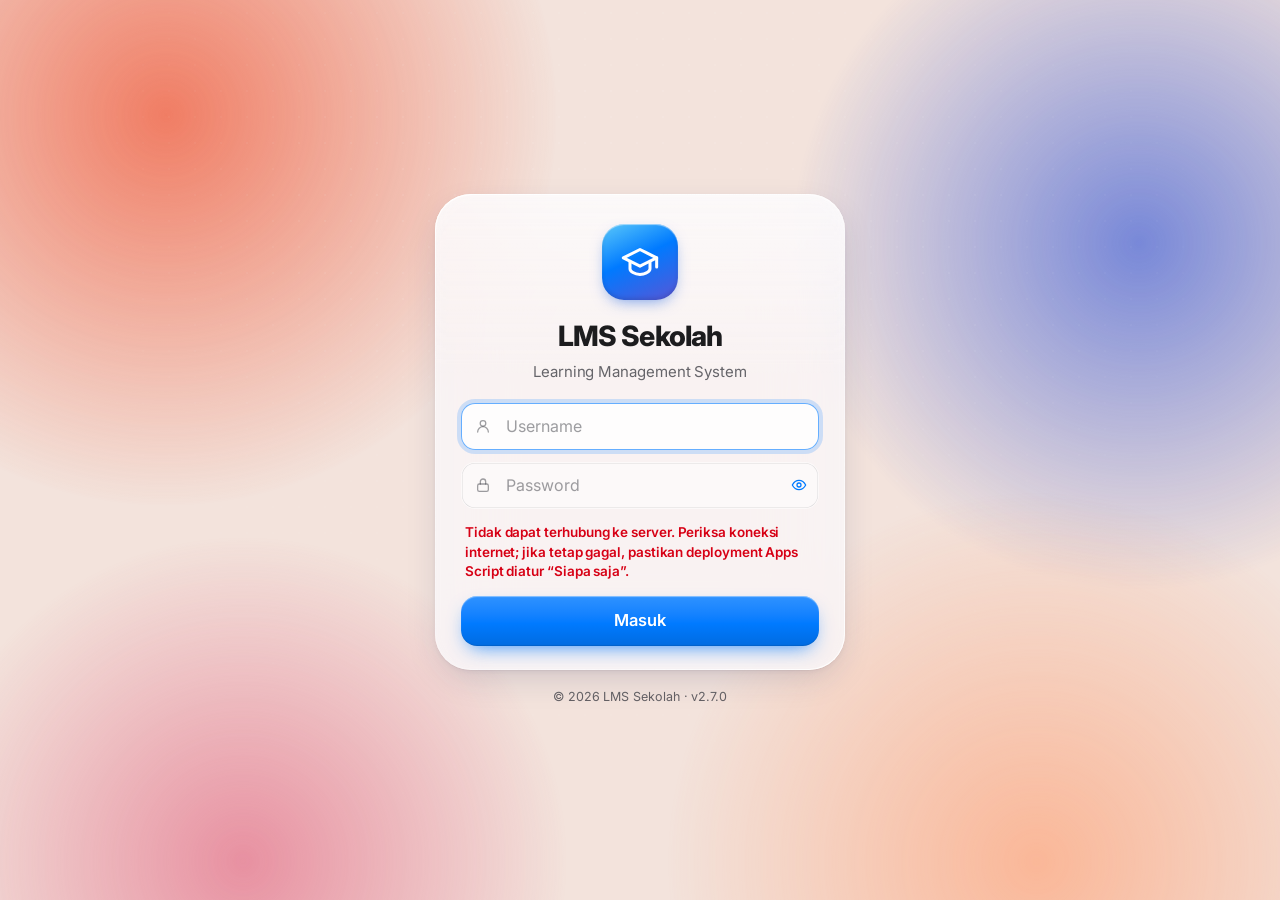
<file: index.html>
<!DOCTYPE html>
<html lang="id">
<head>
  <meta charset="utf-8">
  <meta name="viewport" content="width=device-width, initial-scale=1, viewport-fit=cover">
  <title>LMS Sekolah</title>
  <meta name="description" content="Learning Management System sekolah — mata pelajaran, tugas, kuis, forum, dan nilai.">
  <meta name="theme-color" content="#e9eefb" media="(prefers-color-scheme: light)">
  <meta name="theme-color" content="#0b0d14" media="(prefers-color-scheme: dark)">
  <link rel="icon" href="assets/img/icon.svg" type="image/svg+xml">
  <link rel="preconnect" href="https://fonts.googleapis.com">
  <link rel="preconnect" href="https://fonts.gstatic.com" crossorigin>
  <link href="https://fonts.googleapis.com/css2?family=Inter:wght@400;500;600;700;800&display=swap" rel="stylesheet">
  <link rel="stylesheet" href="assets/css/app.css?v=2.7.0">
</head>
<body>
  <div id="wall" aria-hidden="true"><div class="b b1"></div><div class="b b2"></div><div class="b b3"></div><div class="b b4"></div></div>
  <div id="root"></div>
  <div id="layer"></div>
  <div class="toasts" id="toasts" aria-live="polite"></div>
  <noscript><div style="max-width:520px;margin:15vh auto;padding:24px;border-radius:24px;background:#fff;font:16px/1.5 sans-serif">Aktifkan JavaScript di browser Anda untuk membuka LMS.</div></noscript>

  <!-- Penjaga: bila aplikasi gagal dimuat, tampilkan penyebabnya (bukan layar kosong). -->
  <script>
  (function () {
    var errs = [], shown = false;
    function msgOf(x) { return String((x && (x.message || (x.reason && x.reason.message) || x.reason)) || x || 'Kesalahan tidak dikenal'); }
    window.addEventListener('error', function (e) {
      if (!e || (!e.message && !e.error)) return;
      errs.push(msgOf(e.error || e) + (e.filename ? ' — ' + String(e.filename).split('/').pop().split('?')[0] + ':' + e.lineno : ''));
      setTimeout(function () { check(false); }, 1500);
    });
    window.addEventListener('unhandledrejection', function (e) { errs.push(msgOf(e && e.reason)); });
    function h(t) { return String(t).replace(/[&<>"]/g, function (c) { return { '&': '&amp;', '<': '&lt;', '>': '&gt;', '"': '&quot;' }[c]; }); }
    function check(force) {
      if (shown || (window.__LMS_READY && !force)) return;
      shown = true;
      var loaded = !!window.__LMS_LOADED, root = document.getElementById('root') || document.body;
      var st = document.createElement('style');
      st.textContent = '.lmsx{max-width:580px;margin:10vh auto;padding:26px;border-radius:28px;background:rgba(255,255,255,.82);-webkit-backdrop-filter:blur(24px);backdrop-filter:blur(24px);box-shadow:0 20px 50px -20px rgba(30,40,90,.35);color:#1c1c1e;font:15px/1.55 -apple-system,BlinkMacSystemFont,"Segoe UI",Roboto,sans-serif;position:relative;z-index:5}' +
        '.lmsx h1{font-size:22px;margin:0 0 6px}.lmsx p{margin:8px 0;color:#3c3c43}.lmsx pre{white-space:pre-wrap;word-break:break-word;background:rgba(255,59,48,.08);color:#c0261d;padding:10px 12px;border-radius:12px;font:12.5px/1.45 ui-monospace,Menlo,Consolas,monospace;max-height:160px;overflow:auto}' +
        '.lmsx button{font-weight:600;font-size:15px;border:0;border-radius:12px;padding:11px 16px;background:#007aff;color:#fff;cursor:pointer}' +
        '@media (prefers-color-scheme:dark){.lmsx{background:rgba(30,30,34,.85);color:#f2f2f7}.lmsx p{color:#d1d1d6}.lmsx pre{color:#ff8a80}}';
      document.head.appendChild(st);
      root.innerHTML = '<div class="lmsx"><h1>⚠️ ' + (loaded ? 'Aplikasi gagal dijalankan' : 'File aplikasi tidak termuat') + '</h1>' +
        '<p>' + (loaded ? 'Terjadi kesalahan saat memulai aplikasi di browser ini.' : 'Periksa koneksi internet Anda, lalu muat ulang halaman.') + '</p>' +
        '<p>Jika masalah berlanjut, coba browser lain (Chrome/Edge/Safari terbaru) atau hubungi admin sekolah.</p>' +
        (errs.length ? '<pre>' + h(errs.slice(0, 4).join('\n')) + '</pre>' : '') +
        '<p><button type="button" onclick="location.reload()">Muat ulang</button></p></div>';
    }
    window.__LMS_FATAL = function (e) { errs.push(msgOf(e)); shown = false; check(true); };
    function later() { setTimeout(function () { check(false); }, window.__LMS_GUARD_MS || 6000); }
    if (document.readyState === 'loading') document.addEventListener('DOMContentLoaded', later); else later();
  })();
  </script>
  <script src="assets/js/glass.js?v=2.7.0"></script>
  <script src="assets/js/config.js?v=2.7.0"></script>
  <script src="assets/js/app.js?v=2.7.0"></script>
</body>
</html>
</file>
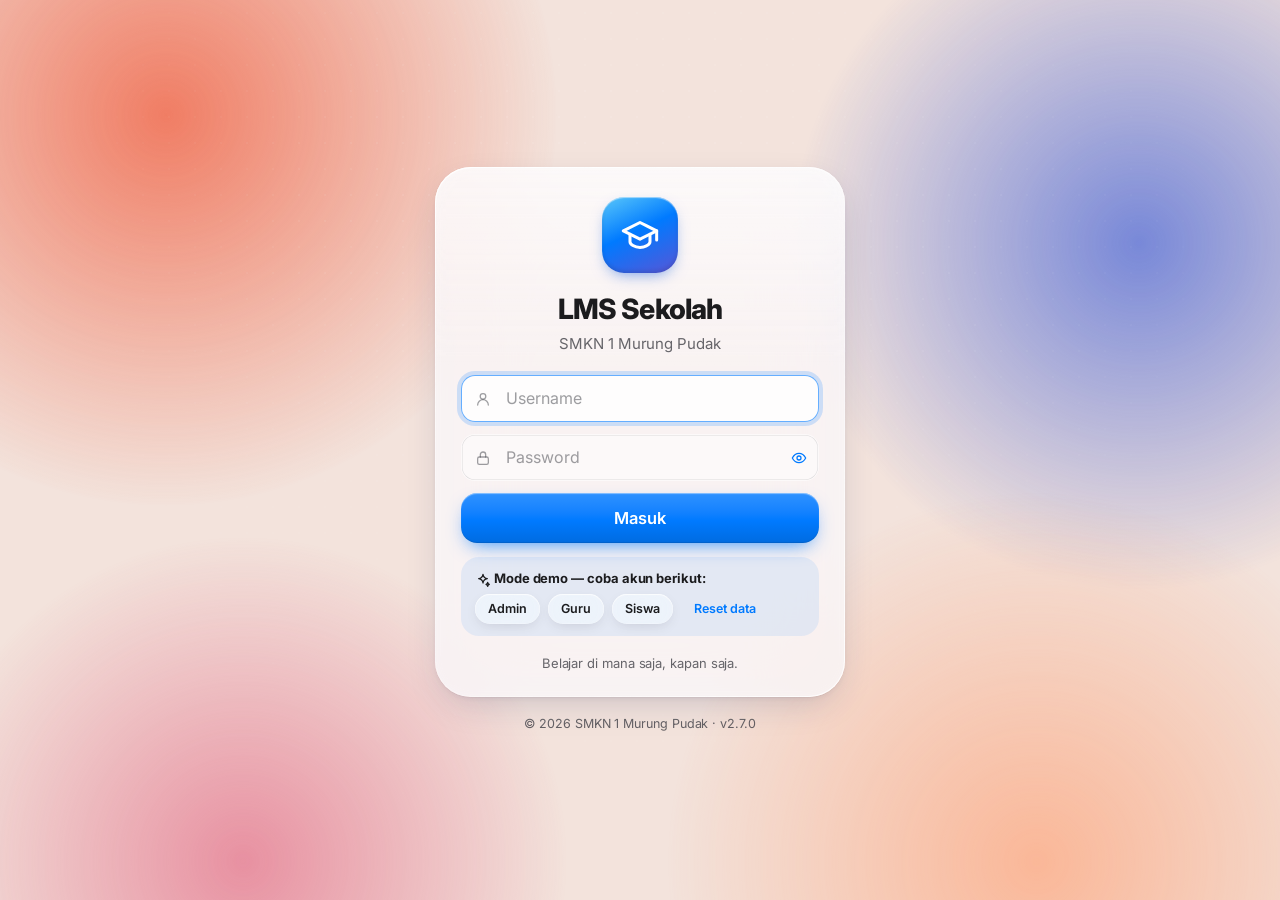
<file: demo.html>
<!DOCTYPE html>
<html lang="id">
<head>
  <meta charset="utf-8">
  <meta name="viewport" content="width=device-width, initial-scale=1, viewport-fit=cover">
  <title>Demo LMS Sekolah</title>
  <meta name="description" content="Learning Management System sekolah — mata pelajaran, tugas, kuis, forum, dan nilai.">
  <meta name="theme-color" content="#e9eefb" media="(prefers-color-scheme: light)">
  <meta name="theme-color" content="#0b0d14" media="(prefers-color-scheme: dark)">
  <link rel="icon" href="assets/img/icon.svg" type="image/svg+xml">
  <link rel="preconnect" href="https://fonts.googleapis.com">
  <link rel="preconnect" href="https://fonts.gstatic.com" crossorigin>
  <link href="https://fonts.googleapis.com/css2?family=Inter:wght@400;500;600;700;800&display=swap" rel="stylesheet">
  <link rel="stylesheet" href="assets/css/app.css?v=2.7.0">
</head>
<body>
  <div id="wall" aria-hidden="true"><div class="b b1"></div><div class="b b2"></div><div class="b b3"></div><div class="b b4"></div></div>
  <div id="root"></div>
  <div id="layer"></div>
  <div class="toasts" id="toasts" aria-live="polite"></div>
  <noscript><div style="max-width:520px;margin:15vh auto;padding:24px;border-radius:24px;background:#fff;font:16px/1.5 sans-serif">Aktifkan JavaScript di browser Anda untuk membuka LMS.</div></noscript>

  <!-- Penjaga: bila aplikasi gagal dimuat, tampilkan penyebabnya (bukan layar kosong). -->
  <script>
  (function () {
    var errs = [], shown = false;
    function msgOf(x) { return String((x && (x.message || (x.reason && x.reason.message) || x.reason)) || x || 'Kesalahan tidak dikenal'); }
    window.addEventListener('error', function (e) {
      if (!e || (!e.message && !e.error)) return;
      errs.push(msgOf(e.error || e) + (e.filename ? ' — ' + String(e.filename).split('/').pop().split('?')[0] + ':' + e.lineno : ''));
      setTimeout(function () { check(false); }, 1500);
    });
    window.addEventListener('unhandledrejection', function (e) { errs.push(msgOf(e && e.reason)); });
    function h(t) { return String(t).replace(/[&<>"]/g, function (c) { return { '&': '&amp;', '<': '&lt;', '>': '&gt;', '"': '&quot;' }[c]; }); }
    function check(force) {
      if (shown || (window.__LMS_READY && !force)) return;
      shown = true;
      var loaded = !!window.__LMS_LOADED, root = document.getElementById('root') || document.body;
      var st = document.createElement('style');
      st.textContent = '.lmsx{max-width:580px;margin:10vh auto;padding:26px;border-radius:28px;background:rgba(255,255,255,.82);-webkit-backdrop-filter:blur(24px);backdrop-filter:blur(24px);box-shadow:0 20px 50px -20px rgba(30,40,90,.35);color:#1c1c1e;font:15px/1.55 -apple-system,BlinkMacSystemFont,"Segoe UI",Roboto,sans-serif;position:relative;z-index:5}' +
        '.lmsx h1{font-size:22px;margin:0 0 6px}.lmsx p{margin:8px 0;color:#3c3c43}.lmsx pre{white-space:pre-wrap;word-break:break-word;background:rgba(255,59,48,.08);color:#c0261d;padding:10px 12px;border-radius:12px;font:12.5px/1.45 ui-monospace,Menlo,Consolas,monospace;max-height:160px;overflow:auto}' +
        '.lmsx button{font-weight:600;font-size:15px;border:0;border-radius:12px;padding:11px 16px;background:#007aff;color:#fff;cursor:pointer}' +
        '@media (prefers-color-scheme:dark){.lmsx{background:rgba(30,30,34,.85);color:#f2f2f7}.lmsx p{color:#d1d1d6}.lmsx pre{color:#ff8a80}}';
      document.head.appendChild(st);
      root.innerHTML = '<div class="lmsx"><h1>⚠️ ' + (loaded ? 'Aplikasi gagal dijalankan' : 'File aplikasi tidak termuat') + '</h1>' +
        '<p>' + (loaded ? 'Terjadi kesalahan saat memulai aplikasi di browser ini.' : 'Periksa koneksi internet Anda, lalu muat ulang halaman.') + '</p>' +
        '<p>Jika masalah berlanjut, coba browser lain (Chrome/Edge/Safari terbaru) atau hubungi admin sekolah.</p>' +
        (errs.length ? '<pre>' + h(errs.slice(0, 4).join('\n')) + '</pre>' : '') +
        '<p><button type="button" onclick="location.reload()">Muat ulang</button></p></div>';
    }
    window.__LMS_FATAL = function (e) { errs.push(msgOf(e)); shown = false; check(true); };
    function later() { setTimeout(function () { check(false); }, window.__LMS_GUARD_MS || 6000); }
    if (document.readyState === 'loading') document.addEventListener('DOMContentLoaded', later); else later();
  })();
  </script>
  <!-- DEMO: backend Apps Script disimulasikan di browser (data hanya di browser ini). -->
  <script>window.__LMS_GUARD_MS = 30000;</script>
  <script src="assets/js/glass.js?v=2.7.0"></script>
  <script src="assets/js/demo-backend.js?v=2.7.0"></script>
  <script>
  (function () {
    function load(src) { var s = document.createElement('script'); s.src = src; document.body.appendChild(s); }
    fetch('backend/Code.gs?v=2.7.0').then(function (r) { if (!r.ok) throw new Error('backend/Code.gs tidak ditemukan'); return r.text(); }).then(function (code) {
      var s = document.createElement('script');
      s.textContent = code + '\n;(function(){ensureSetup_();if(!DB.find("Users",function(u){return u.username==="guru";}))isiDataContoh();DB.reset();})();';
      document.body.appendChild(s);
      load('assets/js/app.js?v=2.7.0');
    }).catch(function (e) { if (window.__LMS_FATAL) window.__LMS_FATAL(e); });
  })();
  </script>
</body>
</html>
</file>
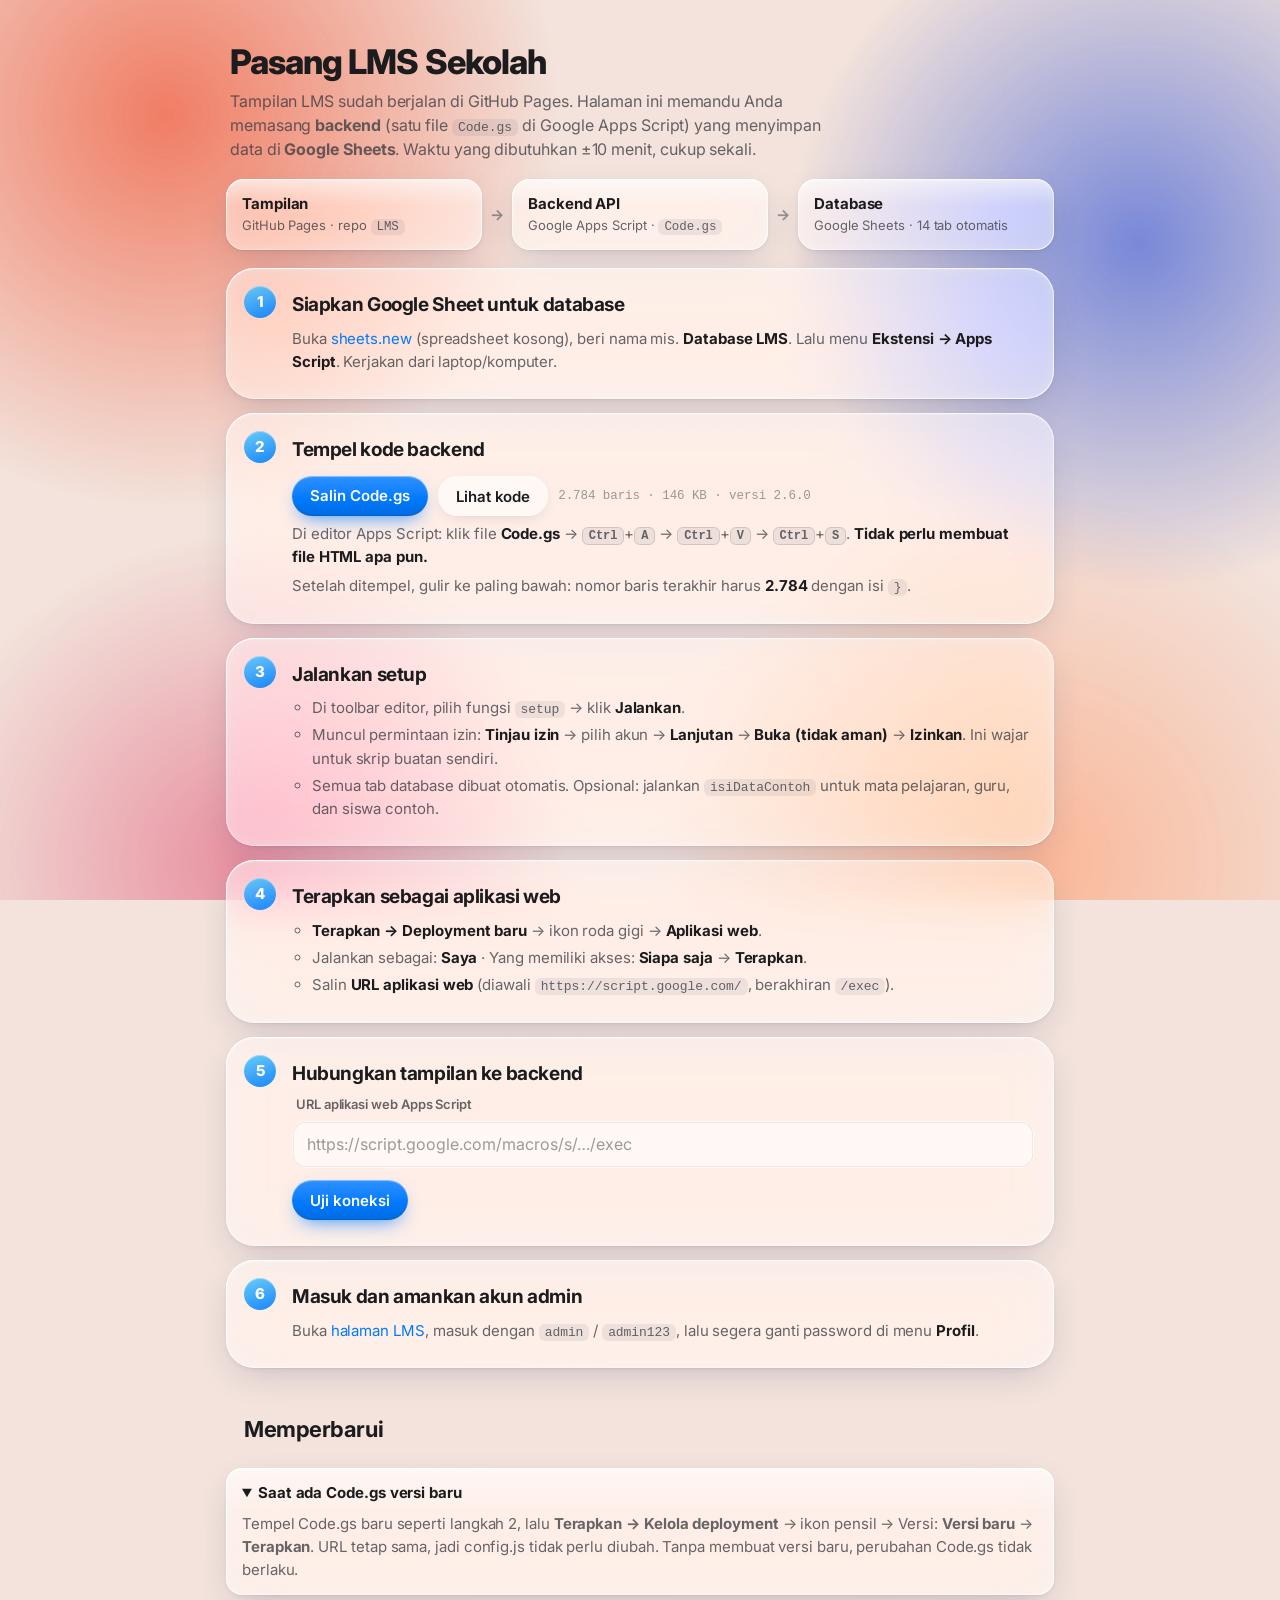
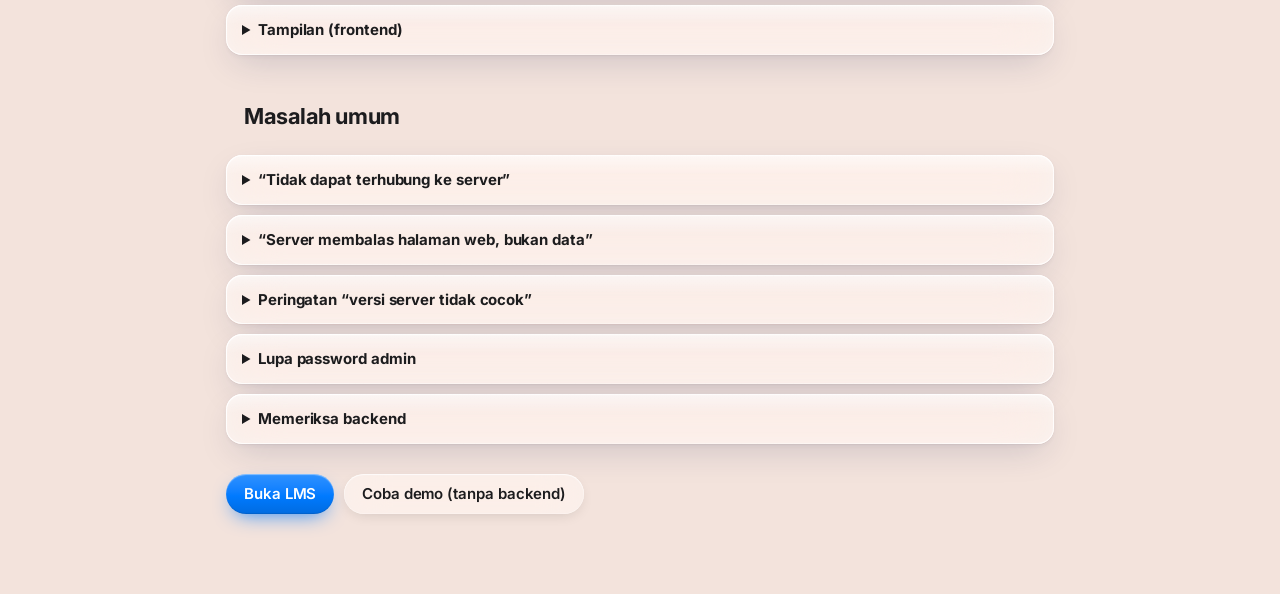
<file: setup.html>
<!DOCTYPE html>
<html lang="id">
<head>
  <meta charset="utf-8">
  <meta name="viewport" content="width=device-width, initial-scale=1, viewport-fit=cover">
  <title>Pasang LMS Sekolah</title>
  <meta name="description" content="Panduan memasang backend Google Apps Script untuk LMS Sekolah.">
  <link rel="icon" href="assets/img/icon.svg" type="image/svg+xml">
  <link rel="preconnect" href="https://fonts.googleapis.com">
  <link rel="preconnect" href="https://fonts.gstatic.com" crossorigin>
  <link href="https://fonts.googleapis.com/css2?family=Inter:wght@400;500;600;700;800&display=swap" rel="stylesheet">
  <link rel="stylesheet" href="assets/css/app.css?v=2.7.0">
  <script>
    (function () {
      var p = {}; try { p = JSON.parse(localStorage.getItem('lms_pref') || '{}') || {}; } catch (e) {}
      var dark = p.theme === 'dark' || (p.theme !== 'light' && matchMedia('(prefers-color-scheme: dark)').matches);
      document.documentElement.setAttribute('data-theme', dark ? 'dark' : 'light');
      document.documentElement.setAttribute('data-wall', (p.v || 0) < 2 ? 'silk' : (p.wall || 'silk'));
    })();
  </script>
  <style>
    body { overflow-y: auto; }
    .su { max-width: 860px; margin: 0 auto; padding-block: 40px 80px; padding-left: max(16px, env(safe-area-inset-left, 0px)); padding-right: max(16px, env(safe-area-inset-right, 0px)); }
    .su .ph { margin-bottom: 18px; }
    .su .ph p { margin: 8px 0 0; color: var(--text-2); max-width: 60ch; font-size: 16px; line-height: 1.5; }
    .flow { display: flex; align-items: stretch; gap: 8px; flex-wrap: wrap; margin-bottom: 18px; }
    .flow .node { flex: 1 1 200px; padding: 14px 16px; border-radius: 18px; min-width: 0; }
    .flow .node b { display: block; font-size: 15px; }
    .flow .node small { color: var(--text-2); font-size: 13px; }
    .flow .node code { font-size: 12.5px; }
    .flow .arr { align-self: center; color: var(--text-3); font-weight: 700; }
    @media (max-width: 640px) { .flow .arr { display: none; } }
    ol.steps { list-style: none; margin: 0; padding: 0; counter-reset: s; display: grid; gap: 14px; }
    ol.steps > li { counter-increment: s; position: relative; padding: 20px 20px 20px 66px; border-radius: var(--r-lg); }
    ol.steps > li::before { content: counter(s); position: absolute; left: 18px; top: 18px; width: 32px; height: 32px; border-radius: 50%; display: grid; place-items: center; font-weight: 800; color: #fff; background: linear-gradient(160deg, #5ac8fa, #007aff); box-shadow: inset 0 1px 0 rgba(255,255,255,.4); }
    @media (max-width: 560px) { ol.steps > li { padding: 62px 16px 18px; } ol.steps > li::before { left: 16px; top: 16px; } }
    .steps h2 { font-size: 19px; margin: 3px 0 8px; letter-spacing: -.02em; }
    .steps p, .steps li li { color: var(--text-2); line-height: 1.55; font-size: 15px; }
    .steps p { margin: 6px 0; }
    .steps ul { margin: 6px 0; padding-left: 20px; display: grid; gap: 4px; }
    .steps b, .steps strong { color: var(--text); }
    kbd { font: 600 12px ui-monospace, Menlo, Consolas, monospace; padding: 1px 6px; border-radius: 6px; background: var(--fill); border: 1px solid var(--sep); }
    code { font: 500 13px ui-monospace, Menlo, Consolas, monospace; background: var(--fill); padding: 1px 6px; border-radius: 6px; }
    pre.code { margin: 8px 0 0; padding: 12px 14px; border-radius: 14px; background: var(--input-bg); box-shadow: inset 0 0 0 .5px var(--sep); font: 12.5px/1.6 ui-monospace, Menlo, Consolas, monospace; overflow-x: auto; white-space: pre; }
    .acts { display: flex; gap: 10px; align-items: center; flex-wrap: wrap; margin: 12px 0 6px; }
    .meta { font: 500 12.5px ui-monospace, Menlo, Consolas, monospace; color: var(--text-3); }
    .ok-box { border-radius: 16px; padding: 14px 16px; margin-top: 12px; background: color-mix(in srgb, var(--green, #34c759) 14%, transparent); }
    .ok-box p { color: var(--text) !important; }
    .manual { margin-top: 10px; }
    .manual textarea { width: 100%; min-height: 120px; font: 12px/1.5 ui-monospace, Menlo, Consolas, monospace; }
    .faq { display: grid; gap: 10px; }
    .faq details { padding: 14px 16px; border-radius: 16px; }
    .faq summary { cursor: pointer; font-weight: 700; }
    .faq details p { color: var(--text-2); margin: 8px 0 0; line-height: 1.55; }
    .sec-h { font-size: 22px; letter-spacing: -.02em; margin: 34px 4px 12px; }
    .foot-links { margin-top: 30px; display: flex; gap: 10px; flex-wrap: wrap; }
    .toast-lite { position: fixed; left: 50%; bottom: calc(20px + env(safe-area-inset-bottom, 0px)); transform: translate(-50%, 16px); opacity: 0; transition: .25s; padding: 11px 16px; border-radius: 14px; font-weight: 600; z-index: 20; max-width: calc(100% - 32px); text-align: center; pointer-events: none; }
    .toast-lite.show { opacity: 1; transform: translate(-50%, 0); }
  </style>
</head>
<body>
  <div id="wall" aria-hidden="true"><div class="b b1"></div><div class="b b2"></div><div class="b b3"></div><div class="b b4"></div></div>
  <main class="su">
    <header class="ph"><div>
      <h1>Pasang LMS Sekolah</h1>
      <p>Tampilan LMS sudah berjalan di GitHub Pages. Halaman ini memandu Anda memasang <b>backend</b> (satu file <code>Code.gs</code> di Google Apps Script) yang menyimpan data di <b>Google Sheets</b>. Waktu yang dibutuhkan ±10 menit, cukup sekali.</p>
    </div></header>

    <div class="flow" aria-label="Arsitektur">
      <div class="node glass"><b>Tampilan</b><small>GitHub Pages · repo <code>LMS</code></small></div>
      <span class="arr">→</span>
      <div class="node glass"><b>Backend API</b><small>Google Apps Script · <code>Code.gs</code></small></div>
      <span class="arr">→</span>
      <div class="node glass"><b>Database</b><small>Google Sheets · 14 tab otomatis</small></div>
    </div>

    <ol class="steps">
      <li class="glass">
        <h2>Siapkan Google Sheet untuk database</h2>
        <p>Buka <a href="https://sheets.new" target="_blank" rel="noopener">sheets.new</a> (spreadsheet kosong), beri nama mis. <b>Database LMS</b>. Lalu menu <b>Ekstensi → Apps Script</b>. Kerjakan dari laptop/komputer.</p>
      </li>
      <li class="glass">
        <h2>Tempel kode backend</h2>
        <div class="acts">
          <button type="button" class="btn btn-primary" id="copyCode">Salin Code.gs</button>
          <a class="btn btn-glass" href="backend/Code.gs" target="_blank" rel="noopener">Lihat kode</a>
          <span class="meta" id="codeMeta">memuat…</span>
        </div>
        <p>Di editor Apps Script: klik file <b>Code.gs</b> → <kbd>Ctrl</kbd>+<kbd>A</kbd> → <kbd>Ctrl</kbd>+<kbd>V</kbd> → <kbd>Ctrl</kbd>+<kbd>S</kbd>. <b>Tidak perlu membuat file HTML apa pun.</b></p>
        <p id="codeCheck">Setelah ditempel, gulir ke paling bawah: nomor baris terakhir harus sama dengan jumlah baris di atas.</p>
        <div class="manual" id="manual" hidden>
          <p class="err-msg">Browser tidak mengizinkan salin otomatis. Seluruh kode sudah tersorot di kotak ini — tekan <kbd>Ctrl</kbd>+<kbd>C</kbd>.</p>
          <textarea class="input" id="manualTa" readonly aria-label="Isi Code.gs"></textarea>
        </div>
      </li>
      <li class="glass">
        <h2>Jalankan setup</h2>
        <ul>
          <li>Di toolbar editor, pilih fungsi <code>setup</code> → klik <b>Jalankan</b>.</li>
          <li>Muncul permintaan izin: <b>Tinjau izin</b> → pilih akun → <b>Lanjutan</b> → <b>Buka (tidak aman)</b> → <b>Izinkan</b>. Ini wajar untuk skrip buatan sendiri.</li>
          <li>Semua tab database dibuat otomatis. Opsional: jalankan <code>isiDataContoh</code> untuk mata pelajaran, guru, dan siswa contoh.</li>
        </ul>
      </li>
      <li class="glass">
        <h2>Terapkan sebagai aplikasi web</h2>
        <ul>
          <li><b>Terapkan → Deployment baru</b> → ikon roda gigi → <b>Aplikasi web</b>.</li>
          <li>Jalankan sebagai: <b>Saya</b> · Yang memiliki akses: <b>Siapa saja</b> → <b>Terapkan</b>.</li>
          <li>Salin <b>URL aplikasi web</b> (diawali <code>https://script.google.com/</code>, berakhiran <code>/exec</code>).</li>
        </ul>
      </li>
      <li class="glass">
        <h2>Hubungkan tampilan ke backend</h2>
        <div class="field">
          <label class="lbl" for="apiUrl">URL aplikasi web Apps Script</label>
          <input class="input" id="apiUrl" inputmode="url" autocapitalize="none" spellcheck="false" placeholder="https://script.google.com/macros/s/…/exec">
        </div>
        <div class="acts"><button type="button" class="btn btn-primary" id="testBtn">Uji koneksi</button><span class="err-msg" id="testErr" hidden></span></div>
        <div class="ok-box" id="okBox" hidden>
          <p><b id="okText">Terhubung.</b></p>
          <p>Simpan URL ini <b>sekali</b> di file <code>assets/js/config.js</code> agar semua guru & siswa langsung terhubung:</p>
          <pre class="code" id="cfgText"></pre>
          <div class="acts">
            <button type="button" class="btn btn-tinted btn-sm" id="copyCfg">Salin isi config.js</button>
            <a class="btn btn-glass btn-sm" id="editCfg" target="_blank" rel="noopener" href="#">Buka config.js di GitHub</a>
            <a class="btn btn-glass btn-sm" id="openHere" href="index.html">Pakai di browser ini saja</a>
          </div>
          <p>Di GitHub: klik ikon pensil (Edit) → hapus semua isinya → tempel → <b>Commit changes</b>. Situs diperbarui dalam ±1 menit.</p>
        </div>
      </li>
      <li class="glass">
        <h2>Masuk dan amankan akun admin</h2>
        <p>Buka <a href="index.html">halaman LMS</a>, masuk dengan <code>admin</code> / <code>admin123</code>, lalu segera ganti password di menu <b>Profil</b>.</p>
      </li>
    </ol>

    <h2 class="sec-h">Memperbarui</h2>
    <div class="faq">
      <details class="glass" open><summary>Saat ada Code.gs versi baru</summary>
        <p>Tempel Code.gs baru seperti langkah 2, lalu <b>Terapkan → Kelola deployment</b> → ikon pensil → Versi: <b>Versi baru</b> → <b>Terapkan</b>. URL tetap sama, jadi config.js tidak perlu diubah. Tanpa membuat versi baru, perubahan Code.gs tidak berlaku.</p></details>
      <details class="glass"><summary>Tampilan (frontend)</summary>
        <p>Tampilan diambil langsung dari repo GitHub. Setiap perubahan di repo otomatis tayang dalam ±1 menit; tidak ada yang perlu dilakukan di Apps Script.</p></details>
    </div>

    <h2 class="sec-h">Masalah umum</h2>
    <div class="faq">
      <details class="glass"><summary>“Tidak dapat terhubung ke server”</summary>
        <p>Pastikan akses deployment <b>Siapa saja</b> (bukan “Siapa saja yang memiliki akun Google”) dan URL berakhiran <code>/exec</code>, bukan <code>/dev</code>. Akun Google Workspace sekolah kadang tidak menyediakan pilihan “Siapa saja”; gunakan akun Gmail biasa untuk memasang backend.</p></details>
      <details class="glass"><summary>“Server membalas halaman web, bukan data”</summary>
        <p>URL yang ditempel bukan URL aplikasi web, atau deployment belum diberi izin. Ulangi langkah 3–4 dan salin URL dari jendela deployment.</p></details>
      <details class="glass"><summary>Peringatan “versi server tidak cocok”</summary>
        <p>Code.gs di Apps Script lebih lama dari tampilan. Salin ulang Code.gs dari halaman ini, lalu buat versi deployment baru.</p></details>
      <details class="glass"><summary>Lupa password admin</summary>
        <p>Di Google Sheet, tab <b>Users</b>: hapus baris akun admin. Lalu jalankan fungsi <code>setup</code> — akun <code>admin</code> / <code>admin123</code> dibuat ulang.</p></details>
      <details class="glass"><summary>Memeriksa backend</summary>
        <p>Jalankan fungsi <code>cekInstalasi</code> di editor Apps Script. Log eksekusi menampilkan status spreadsheet, tab database, akun admin, dan URL aplikasi web.</p></details>
    </div>

    <div class="foot-links"><a class="btn btn-primary" href="index.html">Buka LMS</a><a class="btn btn-glass" href="demo.html">Coba demo (tanpa backend)</a></div>
  </main>
  <div class="toast-lite glass thick" id="toast" role="status"></div>

  <script src="assets/js/glass.js?v=2.7.0"></script>
  <script>
    (function () {   // kaca optik (sama dengan aplikasi)
      var G = window.GlassGL, p = {}; if (!G) return;
      try { p = JSON.parse(localStorage.getItem('lms_pref') || '{}') || {}; } catch (e) {}
      if (!G.init(document.getElementById('wall'))) return;
      var h = document.documentElement, dark = h.getAttribute('data-theme') === 'dark', pal = G.palette(h.getAttribute('data-wall'), dark);
      G.config({ mode: pal.mode, colors: pal.colors, dark: dark, motion: false, enabled: (p.v || 0) < 2 || (p.glass !== false && !p.reduce) });
    })();
  </script>
  <script>
  (function () {
    'use strict';
    var $ = function (s) { return document.querySelector(s); };
    var API_RE = /^https:\/\/script\.google\.com\/(?:a\/macros\/[^/]+|macros)\/s\/[\w-]{20,}\/(?:exec|dev)$/;
    var code = null, tt;
    function toast(m) { var t = $('#toast'); t.textContent = m; t.classList.add('show'); clearTimeout(tt); tt = setTimeout(function () { t.classList.remove('show'); }, 2600); }
    function copy(text) {
      if (navigator.clipboard && navigator.clipboard.writeText) return navigator.clipboard.writeText(text).then(function () { return true; }, legacy);
      return Promise.resolve(legacy());
      function legacy() {
        try { var ta = document.createElement('textarea'); ta.value = text; ta.style.position = 'fixed'; ta.style.opacity = '0'; document.body.appendChild(ta); ta.select(); var ok = document.execCommand('copy'); ta.remove(); return ok; } catch (e) { return false; }
      }
    }
    var codeReady = fetch('backend/Code.gs?v=2.7.0', { cache: 'no-cache' }).then(function (r) { if (!r.ok) throw new Error('HTTP ' + r.status); return r.text(); }).then(function (t) {
      code = t.replace(/\s+$/, '');
      var lines = code.split('\n'), m = code.match(/VERSION:\s*'([\d.]+)'/);
      $('#codeMeta').textContent = lines.length.toLocaleString('id-ID') + ' baris · ' + Math.round(code.length / 1024) + ' KB · versi ' + (m ? m[1] : '?');
      $('#codeCheck').innerHTML = 'Setelah ditempel, gulir ke paling bawah: nomor baris terakhir harus <b>' + lines.length.toLocaleString('id-ID') + '</b> dengan isi <code>' + lines[lines.length - 1].replace(/[&<>]/g, function (c) { return { '&': '&amp;', '<': '&lt;', '>': '&gt;' }[c]; }) + '</code>.';
      return code;
    }).catch(function (e) { $('#codeMeta').textContent = 'Gagal memuat kode (' + e.message + '). Buka “Lihat kode”, lalu salin dari sana.'; });
    $('#copyCode').addEventListener('click', function () {
      if (!code) { toast('Kode masih dimuat, coba lagi sebentar.'); return; }
      copy(code).then(function (ok) {
        if (ok) { toast('Code.gs tersalin (' + code.split('\n').length.toLocaleString('id-ID') + ' baris). Tempel di Apps Script.'); return; }
        var box = $('#manual'), ta = $('#manualTa'); box.hidden = false; ta.value = code; ta.focus(); ta.select();
      });
    });
    function repoInfo() {
      var h = location.hostname, seg = location.pathname.split('/').filter(Boolean);
      if (/\.github\.io$/.test(h)) return { owner: h.split('.')[0], repo: seg[0] && !/\.html$/.test(seg[0]) ? seg[0] : h };
      return { owner: 'tjktskamuda', repo: 'LMS' };
    }
    var saved = ''; try { saved = JSON.parse(localStorage.getItem('lms_api_url') || '""') || ''; } catch (e) {}
    if (saved) $('#apiUrl').value = saved;
    $('#testBtn').addEventListener('click', function () {
      var url = $('#apiUrl').value.trim().replace(/[?#].*$/, '').replace(/\/+$/, ''), err = $('#testErr'), btn = $('#testBtn');
      err.hidden = true; $('#okBox').hidden = true;
      function fail(m) { err.textContent = m; err.hidden = false; }
      if (!API_RE.test(url)) { fail('Alamat belum benar: harus diawali https://script.google.com/ dan berakhiran /exec.'); return; }
      btn.classList.add('busy');
      fetch(url, { method: 'POST', redirect: 'follow', credentials: 'omit', headers: { 'Content-Type': 'text/plain;charset=utf-8' }, body: JSON.stringify({ action: 'ping', payload: {} }) })
        .then(function (r) { return r.text(); }, function () { throw new Error('Tidak dapat terhubung. Pastikan akses deployment “Siapa saja” dan URL berakhiran /exec.'); })
        .then(function (t) {
          var r; try { r = JSON.parse(t); } catch (e) { throw new Error('Server membalas halaman web, bukan data. Periksa URL dan izin deployment.'); }
          if (!r.ok) throw new Error(r.error || 'Server menolak permintaan.');
          try { localStorage.setItem('lms_api_url', JSON.stringify(url)); } catch (e) {}
          $('#okText').textContent = 'Terhubung ke ' + (r.data.site_name || 'LMS') + ' — backend v' + r.data.version + (/\/dev$/.test(url) ? ' (URL /dev hanya bisa dipakai pemilik skrip; gunakan URL /exec untuk siswa)' : '') + '.';
          var ri = repoInfo();
          $('#cfgText').textContent = "window.LMS_CONFIG = {\n  API_URL: '" + url + "'\n};";
          $('#editCfg').href = 'https://github.com/' + ri.owner + '/' + ri.repo + '/edit/main/assets/js/config.js';
          $('#okBox').hidden = false;
        })
        .catch(function (e) { fail(e.message); })
        .then(function () { btn.classList.remove('busy'); });
    });
    $('#copyCfg').addEventListener('click', function () {
      var txt = '/* Konfigurasi LMS Sekolah — URL backend Apps Script */\n' + $('#cfgText').textContent + '\n';
      copy(txt).then(function (ok) { toast(ok ? 'Isi config.js tersalin.' : 'Salin manual teks di atas (Ctrl+C).'); });
    });
    void codeReady;
  })();
  </script>
</body>
</html>
</file>
<file: assets/css/app.css>
/* ==========================================================================
   LMS SEKOLAH — Liquid Glass (iOS) Design System · v2.0.0
   ========================================================================== */
:root {
  --font: -apple-system, BlinkMacSystemFont, "SF Pro Text", "SF Pro Display", "Inter", "Segoe UI", Roboto, system-ui, sans-serif;
  --text: #1c1c1e;
  --text-2: rgba(60, 60, 67, .78);
  --text-3: rgba(60, 60, 67, .5);
  --tint: #007aff;
  --tint-2: #5856d6;
  --green: #34c759; --red: #ff3b30; --orange: #ff9500; --yellow: #ffcc00;
  --teal: #30b0c7; --indigo: #5856d6; --pink: #ff2d55; --purple: #af52de; --mint: #00c7be;
  --green-t: #1a8f3c; --red-t: #d70015; --orange-t: #c56200; --blue-t: #0063cc; --purple-t: #8944ab;

  --g-bg: rgba(255, 255, 255, .46);
  --g-bg-thin: rgba(255, 255, 255, .28);
  --g-bg-thick: rgba(248, 248, 252, .78);
  --g-blur: blur(26px) saturate(190%);
  --g-blur-thick: blur(40px) saturate(200%);
  --g-sheen: rgba(255, 255, 255, .55);
  --g-rim: linear-gradient(140deg, rgba(255,255,255,.98) 0%, rgba(255,255,255,.35) 22%, rgba(255,255,255,.06) 48%, rgba(255,255,255,.22) 72%, rgba(255,255,255,.85) 100%);
  --g-shadow: 0 1px 1px rgba(0,0,0,.03), 0 12px 36px -10px rgba(30, 40, 90, .22), 0 2px 6px rgba(30, 40, 90, .05);
  --g-inner: inset 0 1px 1.5px rgba(255,255,255,.75), inset 0 -1px 1px rgba(255,255,255,.18), inset 0 0 16px rgba(255,255,255,.22);

  --fill: rgba(118, 118, 128, .12);
  --fill-2: rgba(118, 118, 128, .08);
  --fill-hl: rgba(255, 255, 255, .55);
  --hover: rgba(255, 255, 255, .45);
  --sep: rgba(60, 60, 67, .16);
  --input-bg: rgba(255, 255, 255, .55);
  --input-focus: rgba(255, 255, 255, .85);
  --seg-thumb: rgba(255, 255, 255, .95);
  --switch-off: rgba(120, 120, 128, .2);
  --lens: rgba(255, 255, 255, .62);
  --scrim: rgba(10, 14, 30, .28);

  --r-xs: 10px; --r-sm: 14px; --r: 22px; --r-lg: 28px; --r-xl: 34px;
  --spring: cubic-bezier(.34, 1.56, .64, 1);
  --spring-soft: cubic-bezier(.22, 1.25, .36, 1);
  --ease: cubic-bezier(.25, .8, .25, 1);
  --ease-out: cubic-bezier(.16, 1, .3, 1);
  --ios-sheet: cubic-bezier(.32, .72, 0, 1);

  --w-base: #e9ecf8; --w1: #7aa7ff; --w2: #c18cff; --w3: #ff9ec7; --w4: #7fe0e6;
}
html[data-theme="dark"] {
  --text: #f5f5f7;
  --text-2: rgba(235, 235, 245, .72);
  --text-3: rgba(235, 235, 245, .42);
  --tint: #0a84ff; --tint-2: #7d7aff;
  --green: #30d158; --red: #ff453a; --orange: #ff9f0a; --pink: #ff375f; --purple: #bf5af2;
  --green-t: #4ce07a; --red-t: #ff6961; --orange-t: #ffb340; --blue-t: #64b0ff; --purple-t: #d18cff;
  --g-bg: rgba(38, 38, 46, .44);
  --g-bg-thin: rgba(40, 40, 50, .26);
  --g-bg-thick: rgba(30, 30, 36, .8);
  --g-sheen: rgba(255, 255, 255, .1);
  --g-rim: linear-gradient(140deg, rgba(255,255,255,.42) 0%, rgba(255,255,255,.1) 24%, rgba(255,255,255,.02) 50%, rgba(255,255,255,.08) 74%, rgba(255,255,255,.3) 100%);
  --g-shadow: 0 1px 1px rgba(0,0,0,.2), 0 16px 40px -12px rgba(0, 0, 0, .55);
  --g-inner: inset 0 1px 1px rgba(255,255,255,.16), inset 0 -1px 1px rgba(255,255,255,.04), inset 0 0 16px rgba(255,255,255,.035);
  --fill: rgba(118, 118, 128, .24);
  --fill-2: rgba(118, 118, 128, .16);
  --fill-hl: rgba(255, 255, 255, .12);
  --hover: rgba(255, 255, 255, .07);
  --sep: rgba(84, 84, 88, .55);
  --input-bg: rgba(255, 255, 255, .07);
  --input-focus: rgba(255, 255, 255, .11);
  --seg-thumb: rgba(99, 99, 102, .85);
  --switch-off: rgba(120, 120, 128, .36);
  --lens: rgba(255, 255, 255, .14);
  --scrim: rgba(0, 0, 0, .5);
  --w-base: #0b0d1c; --w1: #1d3fd0; --w2: #6a1fb5; --w3: #b0215d; --w4: #0d7d8a;
}
/* Wallpaper presets (warna cadangan bila WebGL tidak tersedia) */
html[data-wall="silk"] { --w-base: #f3e3dc; --w1: #ef5b3c; --w2: #3557d6; --w3: #ff9a6b; --w4: #e05a7a; }
html[data-wall="pool"] { --w-base: #bfe8ff; --w1: #1c8fe3; --w2: #4fc2f5; --w3: #0f63c4; --w4: #7fe0e6; }
html[data-wall="ribbons"] { --w-base: #eef0fb; --w1: #8b5cff; --w2: #3d7bff; --w3: #ff8a3d; --w4: #ff5fa8; }
html[data-theme="dark"][data-wall="silk"] { --w-base: #12081a; --w1: #c2301b; --w2: #16309e; --w3: #e5602d; --w4: #6a1a40; }
html[data-theme="dark"][data-wall="pool"] { --w-base: #02223f; --w1: #0b5fb6; --w2: #1f8ed6; --w3: #063f86; --w4: #0d7d8a; }
html[data-theme="dark"][data-wall="ribbons"] { --w-base: #090717; --w1: #7b3cff; --w2: #2d5bff; --w3: #ff7a2f; --w4: #d23fc8; }
html[data-wall="sunset"] { --w-base: #fbe9e1; --w1: #ff9a62; --w2: #ff5f8f; --w3: #ffd166; --w4: #b18cff; }
html[data-wall="ocean"] { --w-base: #e3f1fb; --w1: #2ec5ff; --w2: #3a7bff; --w3: #6ef0d1; --w4: #9ab6ff; }
html[data-wall="forest"] { --w-base: #e6f4ea; --w1: #3ccf91; --w2: #7bd86b; --w3: #1fb5a8; --w4: #e3e36b; }
html[data-wall="graphite"] { --w-base: #e7e8ec; --w1: #9aa3b8; --w2: #c3c7d1; --w3: #8f9bb5; --w4: #d9dbe2; }
html[data-theme="dark"][data-wall="sunset"] { --w-base: #1a0b10; --w1: #b6401c; --w2: #a3104a; --w3: #a37a00; --w4: #4b23a8; }
html[data-theme="dark"][data-wall="ocean"] { --w-base: #031321; --w1: #005f93; --w2: #1532a8; --w3: #00806b; --w4: #2a3f99; }
html[data-theme="dark"][data-wall="forest"] { --w-base: #04130b; --w1: #0b7a4b; --w2: #33701f; --w3: #006b63; --w4: #5c5a0b; }
html[data-theme="dark"][data-wall="graphite"] { --w-base: #0e0f12; --w1: #3a4152; --w2: #2a2d36; --w3: #434c63; --w4: #1f2229; }

* { box-sizing: border-box; -webkit-tap-highlight-color: transparent; }
html { -webkit-text-size-adjust: 100%; scroll-behavior: smooth; }
html, body { margin: 0; min-height: 100%; }
body {
  font-family: var(--font); color: var(--text); background: var(--w-base);
  font-size: 15px; line-height: 1.45; -webkit-font-smoothing: antialiased; -moz-osx-font-smoothing: grayscale;
  overflow-x: hidden; letter-spacing: -.005em;
}
html.locked, html.locked body { overflow: hidden; }
button, input, select, textarea { font-family: inherit; }
a { color: var(--tint); text-decoration: none; }
img { max-width: 100%; }
h1, h2, h3, h4 { letter-spacing: -.02em; }
::selection { background: color-mix(in srgb, var(--tint) 28%, transparent); }
.hidden { display: none !important; }
.muted { color: var(--text-2); }
.faint { color: var(--text-3); }
.nowrap { white-space: nowrap; }
.w100 { width: 100%; }
.mt0 { margin-top: 0 !important; } .mb0 { margin-bottom: 0 !important; }
.gap8 { display: flex; gap: 8px; align-items: center; flex-wrap: wrap; }
.row { display: flex; align-items: center; gap: 10px; }
.between { justify-content: space-between; }
.grow { flex: 1; min-width: 0; }
.center { text-align: center; }
.ellipsis { overflow: hidden; text-overflow: ellipsis; white-space: nowrap; }

/* ---------- Wallpaper ---------- */
#wall { position: fixed; inset: 0; z-index: -1; overflow: hidden; background: var(--w-base); transition: background .6s; pointer-events: none; }
#wall .b { position: absolute; border-radius: 50%; will-change: transform; transition: background .8s; }
#wall .b1 { width: 70vmax; height: 70vmax; left: -22vmax; top: -26vmax; background: radial-gradient(circle at 50% 50%, var(--w1) 0%, transparent 62%); opacity: .75; }
#wall .b2 { width: 62vmax; height: 62vmax; right: -20vmax; top: -12vmax; background: radial-gradient(circle at 50% 50%, var(--w2) 0%, transparent 62%); opacity: .65; }
#wall .b3 { width: 66vmax; height: 66vmax; right: -14vmax; bottom: -30vmax; background: radial-gradient(circle at 50% 50%, var(--w3) 0%, transparent 62%); opacity: .6; }
#wall .b4 { width: 58vmax; height: 58vmax; left: -10vmax; bottom: -26vmax; background: radial-gradient(circle at 50% 50%, var(--w4) 0%, transparent 62%); opacity: .6; }
#wall::after { content: ""; position: absolute; inset: 0; background-image: radial-gradient(rgba(255,255,255,.35) 1px, transparent 1.2px); background-size: 26px 26px; opacity: .35; -webkit-mask: radial-gradient(ellipse at 50% 30%, #000 0%, transparent 75%); mask: radial-gradient(ellipse at 50% 30%, #000 0%, transparent 75%); }
html[data-theme="dark"] #wall::after { opacity: .12; }
html.motion #wall .b1 { animation: drift1 38s ease-in-out infinite alternate; }
html.motion #wall .b2 { animation: drift2 44s ease-in-out infinite alternate; }
html.motion #wall .b3 { animation: drift3 50s ease-in-out infinite alternate; }
html.motion #wall .b4 { animation: drift4 46s ease-in-out infinite alternate; }
@keyframes drift1 { to { transform: translate(14vmax, 10vmax) scale(1.12); } }
@keyframes drift2 { to { transform: translate(-12vmax, 14vmax) scale(.92); } }
@keyframes drift3 { to { transform: translate(-16vmax, -10vmax) scale(1.08); } }
@keyframes drift4 { to { transform: translate(12vmax, -12vmax) scale(1.15); } }

/* ---------- Liquid Glass material ---------- */
.glass {
  position: relative; isolation: isolate;
  background: var(--g-bg);
  -webkit-backdrop-filter: var(--g-blur); backdrop-filter: var(--g-blur);
  box-shadow: var(--g-inner), var(--g-shadow);
  border-radius: var(--r);
}
.glass::before {
  content: ""; position: absolute; inset: 0; border-radius: inherit; z-index: -1; pointer-events: none;
  background:
    radial-gradient(220px circle at var(--mx, -300px) var(--my, -300px), rgba(255,255,255,.32), transparent 62%),
    linear-gradient(180deg, var(--g-sheen) 0%, transparent 38%);
  opacity: .9;
}
html[data-theme="dark"] .glass::before { background: radial-gradient(220px circle at var(--mx, -300px) var(--my, -300px), rgba(255,255,255,.09), transparent 62%), linear-gradient(180deg, var(--g-sheen) 0%, transparent 38%); }
.glass::after {
  content: ""; position: absolute; inset: 0; border-radius: inherit; padding: 1px; pointer-events: none;
  background: var(--g-rim);
  -webkit-mask: linear-gradient(#000 0 0) content-box, linear-gradient(#000 0 0);
  -webkit-mask-composite: xor; mask-composite: exclude;
}
.glass.thin { background: var(--g-bg-thin); }
.glass.thick { background: var(--g-bg-thick); -webkit-backdrop-filter: var(--g-blur-thick); backdrop-filter: var(--g-blur-thick); }
.glass.flat { box-shadow: var(--g-inner); }

/* Kaca optik (WebGL, assets/js/glass.js): latar digambar di kanvas; panel & tombol kaca di atas latar
   dibiaskan langsung oleh WebGL, jadi elemen DOM-nya transparan (tanpa blur CSS). */
#glc { position: absolute; inset: 0; width: 100%; height: 100%; display: block; }
html.glr #wall .b, html.glr #wall::after { display: none; }
html.glon .glo { background: transparent !important; -webkit-backdrop-filter: none !important; backdrop-filter: none !important; box-shadow: none !important; }
html.glon .glo::after { opacity: 0; }
html.glon .glo::before { opacity: .4; }
html.glon .glo.btn-glass:hover, html.glon .glo.tb-search:hover { background: transparent !important; }
/* Teks yang langsung berada di atas latar bertekstur: beri bayangan agar tetap terbaca */
:root { --gl-ts: 0 0 2px rgba(255,255,255,.6), 0 1px 14px rgba(255,255,255,.8); }
html[data-theme="dark"] { --gl-ts: 0 1px 2px rgba(0,0,0,.5), 0 2px 18px rgba(0,0,0,.45); }
html.glr .ph h1, html.glr .ph p, html.glr .ph .eyebrow, html.glr .crumbs, html.glr .crumbs a, html.glr .crumbs span, html.glr .tb-title,
html.glr .mhead h1, html.glr .mhead .mt, html.glr .mhead .dates, html.glr .mhead .dates b, html.glr .ontop { text-shadow: var(--gl-ts); }
html.glr .mhead .dates { color: var(--text); }
html.glr .mhead .mt, html.glr .ontop { color: var(--text); opacity: .8; }
html.glr .ph p, html.glr .crumbs, html.glr .crumbs a { color: var(--text); }
html.glr .ph p { opacity: .82; }
html.glr .ph .eyebrow { color: var(--text); opacity: .72; }

/* Reduce transparency (aksesibilitas iOS) */
html.reduce .glass, html.reduce .btn-glass, html.reduce .tabbar, html.reduce .menu, html.reduce .sheet { -webkit-backdrop-filter: none !important; backdrop-filter: none !important; }
html.reduce { --g-bg: rgba(250,250,252,.97); --g-bg-thin: rgba(250,250,252,.95); --g-bg-thick: rgba(250,250,252,.99); }
html.reduce[data-theme="dark"] { --g-bg: rgba(32,32,38,.98); --g-bg-thin: rgba(32,32,38,.96); --g-bg-thick: rgba(28,28,32,.99); }

/* ---------- Icons ---------- */
.ic { width: 20px; height: 20px; fill: none; stroke: currentColor; stroke-width: 1.9; stroke-linecap: round; stroke-linejoin: round; flex: none; vertical-align: middle; }
.ic.sm { width: 16px; height: 16px; } .ic.xs { width: 13px; height: 13px; stroke-width: 2.3; } .ic.lg { width: 26px; height: 26px; } .ic.xl { width: 34px; height: 34px; stroke-width: 1.6; }

/* ---------- App shell ---------- */
#app { display: grid; grid-template-columns: 286px minmax(0, 1fr); min-height: 100vh; }
.sidebar {
  position: sticky; top: 14px; height: calc(100vh - 28px); margin: 14px 0 14px 14px;
  display: flex; flex-direction: column; padding: 16px 12px 12px; border-radius: var(--r-xl); z-index: 20;
}
.brand { display: flex; align-items: center; gap: 12px; padding: 4px 8px 16px; cursor: pointer; }
.app-icon {
  width: 42px; height: 42px; border-radius: 12px; display: grid; place-items: center; color: #fff; flex: none;
  background: linear-gradient(155deg, #5ac8fa 0%, #007aff 45%, #5856d6 100%);
  box-shadow: inset 0 1px 1px rgba(255,255,255,.55), inset 0 -2px 4px rgba(0,0,0,.12), 0 6px 16px -6px rgba(0,80,220,.6);
}
.app-icon .ic { width: 24px; height: 24px; stroke-width: 2; }
.brand b { display: block; font-size: 16.5px; letter-spacing: -.02em; line-height: 1.15; }
.brand small { display: block; font-size: 12px; color: var(--text-2); line-height: 1.3; }
.nav { position: relative; display: flex; flex-direction: column; gap: 2px; }
.nav-item {
  position: relative; z-index: 1; display: flex; align-items: center; gap: 12px; padding: 8px 10px; border-radius: 14px;
  color: var(--text); font-weight: 600; font-size: 14.5px; cursor: pointer; border: 0; background: none; text-align: left; width: 100%;
  transition: transform .4s var(--spring), color .2s;
}
.nav-item:active { transform: scale(.97); }
.nav-item .badge { margin-left: auto; }
.ni { width: 30px; height: 30px; border-radius: 9px; display: grid; place-items: center; color: #fff; flex: none; background: linear-gradient(160deg, var(--c1), var(--c2)); box-shadow: inset 0 1px 0 rgba(255,255,255,.35), 0 3px 8px -3px var(--c2); }
.ni .ic { width: 17px; height: 17px; stroke-width: 2.1; }
.lens {
  position: absolute; left: 0; top: 0; width: 0; height: 0; border-radius: 14px; z-index: 0; pointer-events: none; opacity: 0;
  background: var(--lens); box-shadow: inset 0 1px 1px rgba(255,255,255,.7), inset 0 -1px 1px rgba(255,255,255,.2), 0 4px 14px -4px rgba(0,0,0,.14);
}
html[data-theme="dark"] .lens { box-shadow: inset 0 1px 1px rgba(255,255,255,.18), 0 4px 14px -4px rgba(0,0,0,.4); }
.nav-sec { font-size: 12px; font-weight: 700; color: var(--text-3); text-transform: uppercase; letter-spacing: .06em; padding: 18px 12px 6px; }
.nav-courses { overflow-y: auto; flex: 1; min-height: 0; display: flex; flex-direction: column; gap: 1px; margin: 0 -4px; padding: 0 4px; scrollbar-width: none; }
.nav-courses::-webkit-scrollbar { display: none; }
.nav-course { display: flex; align-items: center; gap: 10px; padding: 7px 10px; border-radius: 12px; font-size: 13.5px; font-weight: 500; color: var(--text); cursor: pointer; transition: background .2s; }
.nav-course:hover, .nav-course.on { background: var(--hover); }
.nav-course .dot { width: 22px; height: 22px; border-radius: 7px; flex: none; overflow: hidden; }
.nav-course .dot svg { width: 100%; height: 100%; display: block; }
.side-foot { padding-top: 10px; margin-top: 8px; border-top: .5px solid var(--sep); }
.me-chip { display: flex; align-items: center; gap: 10px; padding: 8px; border-radius: 16px; cursor: pointer; transition: background .2s; }
.me-chip:hover { background: var(--hover); }
.me-chip b { display: block; font-size: 14px; line-height: 1.2; }
.me-chip small { font-size: 12px; color: var(--text-2); }

main { min-width: 0; padding: 14px 24px 60px; }
.topbar {
  position: sticky; top: 14px; z-index: 30; height: 58px; display: flex; align-items: center; gap: 8px;
  padding: 0 10px; border-radius: 22px; margin-bottom: 20px; transition: box-shadow .3s, background .3s;
}
.topbar, .topbar::before, .topbar::after { transition: background .4s var(--ease), box-shadow .4s var(--ease), opacity .4s var(--ease); }
.topbar:not(.scrolled):not(.always) { background: transparent !important; box-shadow: none; -webkit-backdrop-filter: none !important; backdrop-filter: none !important; }
.topbar:not(.scrolled):not(.always)::before, .topbar:not(.scrolled):not(.always)::after { opacity: 0; }
.tb-title { flex: 1; min-width: 0; font-weight: 700; font-size: 16.5px; letter-spacing: -.02em; white-space: nowrap; overflow: hidden; text-overflow: ellipsis; opacity: 0; transform: translateY(6px); transition: opacity .3s, transform .45s var(--spring); padding-left: 4px; }
.topbar.scrolled .tb-title, .topbar.always .tb-title { opacity: 1; transform: none; }
.tb-actions { display: flex; align-items: center; gap: 6px; }
.tb-search { display: flex; align-items: center; gap: 8px; height: 40px; padding: 0 14px 0 12px; border-radius: 999px; border: 0; color: var(--text-2); font-size: 14px; cursor: pointer; min-width: 240px; transition: background .2s, transform .4s var(--spring);
  background: var(--g-bg); -webkit-backdrop-filter: blur(20px) saturate(180%); backdrop-filter: blur(20px) saturate(180%);
  box-shadow: inset 0 1px 1px rgba(255,255,255,.7), inset 0 0 0 .5px rgba(255,255,255,.4), 0 4px 14px -4px rgba(0,0,0,.14); }
html[data-theme="dark"] .tb-search { box-shadow: inset 0 1px 1px rgba(255,255,255,.16), inset 0 0 0 .5px rgba(255,255,255,.1), 0 4px 14px -4px rgba(0,0,0,.5); }
.tb-search:hover { background: var(--g-bg-thick); } .tb-search:active { transform: scale(.97); }
.tb-search kbd { margin-left: auto; font-family: inherit; font-size: 11.5px; padding: 1px 6px; border-radius: 6px; background: var(--fill); color: var(--text-3); }
.bell-dot { position: absolute; top: 6px; right: 6px; min-width: 17px; height: 17px; padding: 0 5px; border-radius: 99px; background: var(--red); color: #fff; font-size: 10.5px; font-weight: 700; display: grid; place-items: center; box-shadow: 0 0 0 2px var(--g-bg-thick); animation: pop .5s var(--spring); }
@keyframes pop { from { transform: scale(0); } }
#view { min-height: 60vh; }

/* Tab bar (mobile) — iOS 26 floating glass */
.tabbar {
  position: fixed; left: 50%; bottom: calc(12px + env(safe-area-inset-bottom)); z-index: 40;
  display: none; padding: 5px; border-radius: 999px; width: min(460px, calc(100vw - 24px));
  transform: translateX(-50%); transition: transform .55s var(--spring-soft), padding .4s var(--ease), width .5s var(--spring-soft);
}
.tabbar .tabs { position: relative; display: flex; width: 100%; }
.tabbar button {
  position: relative; z-index: 1; flex: 1; display: flex; flex-direction: column; align-items: center; gap: 1px;
  padding: 7px 0 5px; border: 0; background: none; color: var(--text); font-size: 10.5px; font-weight: 600; border-radius: 999px; cursor: pointer;
  transition: color .25s, transform .45s var(--spring);
}
.tabbar button .ic { width: 23px; height: 23px; stroke-width: 1.9; transition: transform .45s var(--spring); }
.tabbar button span { transition: opacity .25s, max-height .35s var(--ease); max-height: 16px; overflow: hidden; }
.tabbar button.on { color: var(--tint); }
.tabbar button:active { transform: scale(.9); }
.tabbar .lens { border-radius: 999px; }
.tabbar.mini { width: min(300px, calc(100vw - 24px)); padding: 4px; }
.tabbar.mini button { padding: 8px 0; }
.tabbar.mini button span { opacity: 0; max-height: 0; }

@media (max-width: 899px) {
  #app { grid-template-columns: minmax(0, 1fr); }
  .sidebar { display: none; }
  main { padding: 8px 14px calc(110px + env(safe-area-inset-bottom)); }
  .tabbar { display: block; }
  .topbar { top: 8px; height: 52px; border-radius: 20px; margin-bottom: 14px; }
  .tb-search { min-width: 0; width: 40px; padding: 0; justify-content: center; }
  .tb-search span, .tb-search kbd { display: none; }
  html.focus-mode .tabbar { transform: translate(-50%, 160%); }
}

/* ---------- Page header (iOS large title) ---------- */
.ph { display: flex; align-items: flex-end; justify-content: space-between; gap: 16px; flex-wrap: wrap; margin: 4px 4px 22px; }
.ph h1 { font-size: 34px; line-height: 1.08; font-weight: 800; margin: 0; letter-spacing: -.028em; }
.ph p { margin: 6px 0 0; color: var(--text-2); font-size: 15px; }
.ph .eyebrow { font-size: 13px; font-weight: 700; color: var(--tint); text-transform: uppercase; letter-spacing: .07em; margin-bottom: 4px; }
.ph-actions { display: flex; gap: 8px; flex-wrap: wrap; align-items: center; }
@media (max-width: 600px) { .ph h1 { font-size: 30px; } .ph { margin-bottom: 16px; } }
.crumbs { display: flex; align-items: center; gap: 4px; flex-wrap: wrap; font-size: 13px; color: var(--text-2); margin: 0 4px 10px; }
.crumbs a { color: var(--text-2); cursor: pointer; font-weight: 500; }
.crumbs a:hover { color: var(--tint); }
.crumbs .ic { width: 13px; height: 13px; opacity: .6; }

/* ---------- Buttons ---------- */
.btn {
  appearance: none; border: 0; font: inherit; font-weight: 600; font-size: 15px; line-height: 1;
  display: inline-flex; align-items: center; justify-content: center; gap: 7px;
  height: 40px; padding: 0 18px; border-radius: 999px; cursor: pointer; white-space: nowrap; position: relative; color: var(--text);
  background: var(--fill); user-select: none; -webkit-user-select: none;
  transition: transform .45s var(--spring), background .2s, box-shadow .25s, opacity .2s, color .2s;
}
.btn:hover { background: color-mix(in srgb, var(--fill) 70%, var(--hover)); }
.btn:active { transform: scale(.94); transition-duration: .12s; }
.btn:focus-visible { outline: 3px solid color-mix(in srgb, var(--tint) 45%, transparent); outline-offset: 2px; }
.btn-primary {
  color: #fff; background: var(--tint);
  background: linear-gradient(180deg, color-mix(in srgb, var(--tint) 82%, #fff) 0%, var(--tint) 55%, color-mix(in srgb, var(--tint) 88%, #000) 100%);
  box-shadow: inset 0 1px 1px rgba(255,255,255,.45), inset 0 -1px 1px rgba(0,0,0,.1), 0 8px 20px -8px color-mix(in srgb, var(--tint) 85%, transparent);
}
.btn-primary:hover { background: linear-gradient(180deg, color-mix(in srgb, var(--tint) 75%, #fff) 0%, var(--tint) 60%, color-mix(in srgb, var(--tint) 85%, #000) 100%); }
.btn-glass {
  background: var(--g-bg); -webkit-backdrop-filter: blur(20px) saturate(180%); backdrop-filter: blur(20px) saturate(180%);
  box-shadow: inset 0 1px 1px rgba(255,255,255,.7), inset 0 0 0 .5px rgba(255,255,255,.4), 0 4px 14px -4px rgba(0,0,0,.14);
}
html[data-theme="dark"] .btn-glass { box-shadow: inset 0 1px 1px rgba(255,255,255,.16), inset 0 0 0 .5px rgba(255,255,255,.1), 0 4px 14px -4px rgba(0,0,0,.5); }
.btn-glass:hover { background: var(--g-bg-thick); }
.btn-tinted { background: color-mix(in srgb, var(--tint) 14%, transparent); color: var(--tint); }
.btn-tinted:hover { background: color-mix(in srgb, var(--tint) 20%, transparent); }
.btn-danger { background: color-mix(in srgb, var(--red) 14%, transparent); color: var(--red); }
.btn-danger:hover { background: color-mix(in srgb, var(--red) 20%, transparent); }
.btn-danger.solid { background: var(--red); color: #fff; }
.btn-green { background: var(--green); color: #fff; box-shadow: inset 0 1px 1px rgba(255,255,255,.4), 0 8px 18px -8px var(--green); }
.btn-plain { background: none; color: var(--tint); padding: 0 10px; }
.btn-plain:hover { background: color-mix(in srgb, var(--tint) 10%, transparent); }
.btn-plain.bold { font-weight: 700; }
.btn-sm { height: 32px; padding: 0 13px; font-size: 13.5px; gap: 5px; }
.btn-lg { height: 50px; font-size: 16.5px; padding: 0 24px; border-radius: 16px; }
.btn-icon { width: 40px; padding: 0; }
.btn-icon.btn-sm { width: 32px; }
.btn[disabled], .btn.busy { opacity: .5; pointer-events: none; }
.btn.busy { color: transparent !important; }
.btn.busy::after { content: ""; position: absolute; width: 18px; height: 18px; border-radius: 50%; border: 2.2px solid currentColor; border-color: rgba(127,127,127,.35); border-top-color: var(--tint); animation: spin .7s linear infinite; }
.btn-primary.busy::after, .btn-danger.solid.busy::after { border-color: rgba(255,255,255,.4); border-top-color: #fff; }
@keyframes spin { to { transform: rotate(360deg); } }
.spinner { width: 22px; height: 22px; border-radius: 50%; border: 2.4px solid var(--fill); border-top-color: var(--tint); animation: spin .7s linear infinite; display: inline-block; }

/* ---------- Avatars, chips, badges ---------- */
.av { --c: #007aff; width: 36px; height: 36px; border-radius: 50%; display: inline-grid; place-items: center; flex: none; color: #fff; font-weight: 700; font-size: 13.5px; letter-spacing: 0;
  background: linear-gradient(150deg, color-mix(in srgb, var(--c) 70%, #fff), var(--c) 60%, color-mix(in srgb, var(--c) 80%, #000));
  box-shadow: inset 0 1px 1px rgba(255,255,255,.45), 0 2px 6px -2px var(--c); text-transform: uppercase; }
.av.sm { width: 28px; height: 28px; font-size: 11px; } .av.xs { width: 22px; height: 22px; font-size: 9.5px; }
.av.lg { width: 56px; height: 56px; font-size: 20px; } .av.xl { width: 96px; height: 96px; font-size: 34px; }
.av-stack { display: flex; } .av-stack .av { box-shadow: 0 0 0 2px var(--g-bg-thick); } .av-stack .av + .av { margin-left: -8px; }
.chip { display: inline-flex; align-items: center; gap: 5px; height: 24px; padding: 0 10px; border-radius: 99px; font-size: 12px; font-weight: 600; background: var(--fill); color: var(--text-2); white-space: nowrap; line-height: 1; }
.chip .ic { width: 13px; height: 13px; stroke-width: 2.4; }
.chip.green { background: color-mix(in srgb, var(--green) 16%, transparent); color: var(--green-t); }
.chip.red { background: color-mix(in srgb, var(--red) 14%, transparent); color: var(--red-t); }
.chip.orange { background: color-mix(in srgb, var(--orange) 16%, transparent); color: var(--orange-t); }
.chip.blue { background: color-mix(in srgb, var(--tint) 14%, transparent); color: var(--blue-t); }
.chip.purple { background: color-mix(in srgb, var(--purple) 15%, transparent); color: var(--purple-t); }
.chip.solid { background: var(--tint); color: #fff; }
.badge { min-width: 20px; height: 20px; padding: 0 6px; border-radius: 99px; background: var(--red); color: #fff; font-size: 11.5px; font-weight: 700; display: inline-grid; place-items: center; }
.badge.blue { background: var(--tint); }
.kbd-hint { font-size: 12px; color: var(--text-3); }

/* ---------- Cards & layout ---------- */
.card { padding: 20px; border-radius: var(--r-lg); }
.card + .card { margin-top: 16px; }
.card-h { display: flex; align-items: center; justify-content: space-between; gap: 10px; margin-bottom: 14px; flex-wrap: wrap; }
.card-h h3 { font-size: 18px; font-weight: 700; margin: 0; letter-spacing: -.02em; display: flex; align-items: center; gap: 8px; }
.card-h .sub { font-size: 13px; color: var(--text-2); }
.grid { display: grid; gap: 16px; }
.g2 { grid-template-columns: repeat(2, minmax(0, 1fr)); }
.g3 { grid-template-columns: repeat(3, minmax(0, 1fr)); }
.g4 { grid-template-columns: repeat(4, minmax(0, 1fr)); }
.cards { display: grid; grid-template-columns: repeat(auto-fill, minmax(260px, 1fr)); gap: 18px; }
.split { display: grid; grid-template-columns: minmax(0, 1.65fr) minmax(300px, 1fr); gap: 18px; align-items: start; }
@media (max-width: 1180px) { .split { grid-template-columns: minmax(0, 1fr); } .g4 { grid-template-columns: repeat(2, minmax(0, 1fr)); } }
@media (max-width: 760px) { .g3, .g2 { grid-template-columns: minmax(0, 1fr); } }
@media (max-width: 520px) { .g4 { grid-template-columns: repeat(2, minmax(0, 1fr)); gap: 12px; } .cards { grid-template-columns: minmax(0, 1fr); } .card { padding: 16px; } }
.stack > * + * { margin-top: 16px; }
.sep { height: .5px; background: var(--sep); margin: 14px 0; border: 0; }

/* Stat tiles */
.tile { padding: 16px 18px; border-radius: 24px; display: flex; flex-direction: column; gap: 10px; min-height: 120px; cursor: default; }
.tile[data-go] { cursor: pointer; transition: transform .5s var(--spring); }
.tile[data-go]:active { transform: scale(.97); }
.tile .ti { width: 38px; height: 38px; border-radius: 11px; display: grid; place-items: center; color: #fff; background: linear-gradient(160deg, var(--c1), var(--c2)); box-shadow: inset 0 1px 0 rgba(255,255,255,.35), 0 6px 14px -6px var(--c2); }
.tile .tv { font-size: 30px; font-weight: 800; letter-spacing: -.03em; line-height: 1; font-variant-numeric: tabular-nums; }
.tile .tl { font-size: 13px; color: var(--text-2); font-weight: 600; }

/* Lists (iOS grouped) */
.list { display: flex; flex-direction: column; }
.li { display: flex; align-items: center; gap: 12px; padding: 12px; border-radius: 16px; position: relative; transition: background .2s, transform .4s var(--spring); }
.li[data-go], .li.click { cursor: pointer; }
.li[data-go]:hover, .li.click:hover { background: var(--hover); }
.li[data-go]:active, .li.click:active { transform: scale(.985); }
.li + .li::before { content: ""; position: absolute; top: 0; left: 60px; right: 12px; height: .5px; background: var(--sep); }
.li.noline::before, .li:hover::before, .li:hover + .li::before { opacity: 0; }
.li .lt { font-weight: 600; font-size: 15px; line-height: 1.3; }
.li .ls { font-size: 13px; color: var(--text-2); line-height: 1.35; }
.li .chev { color: var(--text-3); }
.group { border-radius: 18px; background: var(--input-bg); overflow: hidden; }
.group .gi { display: flex; align-items: center; gap: 12px; padding: 12px 16px; min-height: 50px; position: relative; }
.group .gi + .gi::before { content: ""; position: absolute; top: 0; left: 16px; right: 0; height: .5px; background: var(--sep); }
.group .gi .k { color: var(--text-2); font-size: 14px; min-width: 150px; }
.group .gi .v { flex: 1; font-weight: 600; text-align: right; font-size: 14.5px; }
@media (max-width: 560px) { .group .gi { flex-wrap: wrap; } .group .gi .k { min-width: 0; } .group .gi .v { text-align: left; flex-basis: 100%; } }
.empty { text-align: center; padding: 36px 20px; color: var(--text-2); }
.empty .ei { width: 64px; height: 64px; margin: 0 auto 12px; border-radius: 20px; display: grid; place-items: center; background: var(--fill); color: var(--text-3); }
.empty .ei .ic { width: 30px; height: 30px; }
.empty h4 { margin: 0 0 4px; color: var(--text); font-size: 17px; }
.empty p { margin: 0; font-size: 14px; }

/* ---------- Forms ---------- */
.form { display: grid; gap: 16px; grid-template-columns: minmax(0, 1fr); }
.field { min-width: 0; }
.sheet-bdy { overflow-x: hidden; }
.field label.lbl, .lbl { display: block; font-size: 13px; font-weight: 600; color: var(--text-2); margin: 0 0 7px 4px; }
.lbl .req { color: var(--red); }
.hint { font-size: 12.5px; color: var(--text-3); margin: 6px 4px 0; line-height: 1.4; }
.input, select.input, textarea.input {
  width: 100%; font: inherit; font-size: 16px; color: var(--text); background: var(--input-bg);
  border: 1px solid transparent; border-radius: 14px; padding: 11px 14px; outline: none; min-height: 46px;
  transition: box-shadow .25s, background .2s, border-color .2s;
  box-shadow: inset 0 0 0 .5px var(--sep);
}
.input::placeholder { color: var(--text-3); }
.input:focus { background: var(--input-focus); border-color: color-mix(in srgb, var(--tint) 60%, transparent); box-shadow: 0 0 0 4px color-mix(in srgb, var(--tint) 18%, transparent); }
textarea.input { min-height: 110px; resize: vertical; line-height: 1.5; }
select.input { appearance: none; -webkit-appearance: none; padding-right: 38px; background-image: url("data:image/svg+xml,%3Csvg xmlns='http://www.w3.org/2000/svg' viewBox='0 0 24 24' fill='none' stroke='%238e8e93' stroke-width='2.4' stroke-linecap='round' stroke-linejoin='round'%3E%3Cpath d='m7 10 5 5 5-5'/%3E%3C/svg%3E"); background-repeat: no-repeat; background-position: right 12px center; background-size: 18px; }
html[data-theme="dark"] select.input option { background: #2c2c2e; color: #fff; }
.input.sm { min-height: 36px; padding: 7px 12px; font-size: 14px; border-radius: 11px; }
select.input.sm { padding-right: 34px; background-position: right 10px center; background-size: 16px; }
.inp-ic { position: relative; }
.inp-ic > .ic { position: absolute; left: 14px; top: 50%; transform: translateY(-50%); color: var(--text-3); pointer-events: none; }
.inp-ic > .input { padding-left: 44px; }
.inp-ic > .eye { position: absolute; right: 4px; top: 50%; transform: translateY(-50%); }
.row2 { display: grid; grid-template-columns: minmax(0, 1fr) minmax(0, 1fr); gap: 14px; }
.row3 { display: grid; grid-template-columns: repeat(3, minmax(0, 1fr)); gap: 14px; }
@media (max-width: 600px) { .row2, .row3 { grid-template-columns: minmax(0, 1fr); } }
.opt-row { display: flex; align-items: center; justify-content: space-between; gap: 14px; padding: 12px 16px; border-radius: 16px; background: var(--input-bg); box-shadow: inset 0 0 0 .5px var(--sep); }
.opt-row .ot b { display: block; font-size: 15px; font-weight: 600; }
.opt-row .ot small { display: block; font-size: 12.5px; color: var(--text-2); margin-top: 1px; }
.opt-stack { display: grid; gap: 8px; }
.err-msg { color: var(--red-t); font-size: 13.5px; font-weight: 600; margin: 2px 4px; }

/* iOS switch with liquid thumb */
.switch { position: relative; display: inline-block; width: 51px; height: 31px; flex: none; }
.switch input { position: absolute; inset: 0; opacity: 0; width: 100%; height: 100%; margin: 0; cursor: pointer; z-index: 2; }
.switch span { position: absolute; inset: 0; border-radius: 999px; background: var(--switch-off); transition: background .3s var(--ease); }
.switch span::after {
  content: ""; position: absolute; top: 2px; left: 2px; width: 27px; height: 27px; border-radius: 999px; background: #fff;
  box-shadow: 0 3px 8px rgba(0,0,0,.15), 0 1px 1px rgba(0,0,0,.16);
  transition: transform .5s var(--spring), width .3s var(--ease), background .2s, box-shadow .2s;
}
.switch input:checked + span { background: var(--green); }
.switch input:checked + span::after { transform: translateX(20px); }
.switch input:active + span::after { width: 35px; background: rgba(255,255,255,.75); box-shadow: inset 0 1px 1px #fff, 0 0 0 .5px rgba(0,0,0,.08), 0 4px 12px rgba(0,0,0,.22); }
.switch input:checked:active + span::after { transform: translateX(12px); }
.switch input:focus-visible + span { box-shadow: 0 0 0 3px color-mix(in srgb, var(--tint) 40%, transparent); }

/* Checkbox / radio (iOS style) */
.ck { width: 24px; height: 24px; border-radius: 50%; flex: none; display: grid; place-items: center; border: 1.8px solid color-mix(in srgb, var(--text-3) 90%, transparent); transition: background .25s, border-color .25s, transform .45s var(--spring); color: #fff; }
.ck .ic { width: 14px; height: 14px; stroke-width: 3; opacity: 0; transform: scale(.4); transition: opacity .2s, transform .45s var(--spring); }
.ck.sq { border-radius: 7px; }
.on > .ck, .ck.on { background: var(--tint); border-color: var(--tint); }
.on > .ck .ic, .ck.on .ic { opacity: 1; transform: none; }
.ckbox { display: flex; align-items: center; gap: 10px; cursor: pointer; user-select: none; }

/* Segmented control */
.seg { position: relative; display: inline-flex; background: var(--fill); border-radius: 999px; padding: 3px; max-width: 100%; overflow-x: auto; scrollbar-width: none; isolation: isolate; }
.seg::-webkit-scrollbar { display: none; }
.seg button { position: relative; z-index: 1; flex: 1 0 auto; border: 0; background: none; font: inherit; font-size: 13.5px; font-weight: 600; color: var(--text-2); padding: 7px 15px; border-radius: 999px; cursor: pointer; white-space: nowrap; transition: color .25s; display: inline-flex; align-items: center; justify-content: center; gap: 6px; }
.seg button.on { color: var(--text); }
.seg button .badge { height: 18px; min-width: 18px; font-size: 10.5px; }
.seg .thumb { position: absolute; z-index: 0; top: 3px; bottom: 3px; left: 0; width: 0; border-radius: 999px; background: var(--seg-thumb); pointer-events: none;
  box-shadow: 0 3px 10px rgba(0,0,0,.12), 0 0 0 .5px rgba(0,0,0,.04), inset 0 1px 0 rgba(255,255,255,.8);
  transition: transform .55s var(--spring-soft), width .55s var(--spring-soft); }
html[data-theme="dark"] .seg .thumb { box-shadow: 0 3px 10px rgba(0,0,0,.4), inset 0 1px 0 rgba(255,255,255,.12); }
.seg.lg button { padding: 9px 18px; font-size: 14.5px; }
.seg.block { display: flex; width: 100%; }
.seg-wrap { overflow-x: auto; scrollbar-width: none; margin: 0 -4px; padding: 2px 4px 4px; }
.seg-wrap::-webkit-scrollbar { display: none; }

/* Dropzone */
.drop { display: block; border: 1.6px dashed color-mix(in srgb, var(--text-3) 75%, transparent); border-radius: 20px; padding: 22px; text-align: center; cursor: pointer; background: var(--fill-2); transition: border-color .2s, background .2s, transform .4s var(--spring); }
.drop:hover, .drop.over { border-color: var(--tint); background: color-mix(in srgb, var(--tint) 8%, transparent); }
.drop.over { transform: scale(1.01); }
.drop .ic { width: 30px; height: 30px; color: var(--tint); margin-bottom: 6px; }
.drop b { display: block; font-size: 15px; }
.drop small { color: var(--text-2); font-size: 12.5px; }
.drop input { display: none; }
.files { display: grid; gap: 8px; margin-top: 10px; }
.file { display: flex; align-items: center; gap: 12px; padding: 10px 12px; border-radius: 16px; background: var(--input-bg); box-shadow: inset 0 0 0 .5px var(--sep); animation: rise .45s var(--ease-out) both; }
.file .fi { width: 38px; height: 38px; border-radius: 10px; display: grid; place-items: center; color: #fff; flex: none; font-size: 10px; font-weight: 800; letter-spacing: .02em; background: linear-gradient(160deg, var(--c1), var(--c2)); }
.file .fn { font-weight: 600; font-size: 14px; overflow: hidden; text-overflow: ellipsis; white-space: nowrap; }
.file .fs { font-size: 12px; color: var(--text-2); }

/* Rich editor */
.editor { border-radius: 18px; background: var(--input-bg); box-shadow: inset 0 0 0 .5px var(--sep); overflow: hidden; transition: box-shadow .25s; }
.editor:focus-within { box-shadow: inset 0 0 0 1px color-mix(in srgb, var(--tint) 60%, transparent), 0 0 0 4px color-mix(in srgb, var(--tint) 16%, transparent); }
.ed-tools { display: flex; gap: 2px; padding: 6px; border-bottom: .5px solid var(--sep); overflow-x: auto; scrollbar-width: none; }
.ed-tools::-webkit-scrollbar { display: none; }
.ed-tools button { border: 0; background: none; color: var(--text); min-width: 34px; height: 32px; border-radius: 9px; cursor: pointer; display: grid; place-items: center; font-weight: 700; font-size: 14px; flex: none; transition: background .15s; }
.ed-tools button:hover { background: var(--fill); }
.ed-tools button .ic { width: 17px; height: 17px; }
.ed-tools .sp { width: .5px; background: var(--sep); margin: 5px 4px; flex: none; }
.ed-area { padding: 14px 16px; outline: none; min-height: 140px; max-height: 60vh; overflow-y: auto; font-size: 15.5px; }
.ed-area:empty::before { content: attr(data-ph); color: var(--text-3); pointer-events: none; }

/* Rich content */
.rich { line-height: 1.62; overflow-wrap: anywhere; }
.rich > :first-child { margin-top: 0; } .rich > :last-child { margin-bottom: 0; }
.rich h1, .rich h2, .rich h3, .rich h4 { line-height: 1.25; margin: 1.2em 0 .5em; }
.rich h3 { font-size: 19px; } .rich h2 { font-size: 22px; }
.rich p { margin: 0 0 .85em; }
.rich ul, .rich ol { padding-left: 1.4em; margin: 0 0 .9em; }
.rich li { margin: .25em 0; }
.rich blockquote { margin: 1em 0; padding: 12px 16px; border-radius: 14px; background: color-mix(in srgb, var(--tint) 9%, transparent); border-left: 3px solid var(--tint); }
.rich img { border-radius: 14px; height: auto; display: block; margin: .6em 0; }
.rich iframe { width: 100%; aspect-ratio: 16/9; height: auto; border: 0; border-radius: 16px; display: block; margin: .8em 0; background: #000; }
.rich a { text-decoration: underline; text-underline-offset: 2px; }
.rich pre, .rich code { font-family: ui-monospace, "SF Mono", Menlo, Consolas, monospace; font-size: 13.5px; background: var(--fill); border-radius: 8px; }
.rich code { padding: 2px 6px; } .rich pre { padding: 12px 14px; overflow-x: auto; }
.rich table { border-collapse: collapse; width: 100%; margin: 1em 0; }
.rich td, .rich th { border: .5px solid var(--sep); padding: 8px 10px; text-align: left; }

/* Tables */
.tbl-wrap { overflow-x: auto; border-radius: 18px; -webkit-overflow-scrolling: touch; }
table.tbl { width: 100%; border-collapse: separate; border-spacing: 0; font-size: 14px; }
.tbl th { text-align: left; font-size: 12px; font-weight: 700; color: var(--text-2); text-transform: uppercase; letter-spacing: .04em; padding: 10px 12px; border-bottom: .5px solid var(--sep); white-space: nowrap; position: sticky; top: 0; }
.tbl td { padding: 11px 12px; border-bottom: .5px solid var(--sep); vertical-align: middle; }
.tbl tr:last-child td { border-bottom: 0; }
.tbl tbody tr { transition: background .15s; }
.tbl tbody tr:hover { background: var(--hover); }
.tbl tr.click { cursor: pointer; }
.tbl .num { text-align: right; font-variant-numeric: tabular-nums; }
.tbl.gb th, .tbl.gb td, .tbl.nw th, .tbl.nw td { white-space: nowrap; }
.tbl.gb .sticky { position: sticky; left: 0; z-index: 1; background: var(--g-bg-thick); -webkit-backdrop-filter: blur(20px); backdrop-filter: blur(20px); }
.tbl.gb th.sticky { z-index: 2; }
.gcell { display: inline-block; min-width: 54px; text-align: center; padding: 4px 8px; border-radius: 9px; font-weight: 700; font-variant-numeric: tabular-nums; }
.gcell.lo { background: color-mix(in srgb, var(--red) 14%, transparent); color: var(--red-t); }
.gcell.mid { background: color-mix(in srgb, var(--orange) 16%, transparent); color: var(--orange-t); }
.gcell.hi { background: color-mix(in srgb, var(--green) 16%, transparent); color: var(--green-t); }
.gcell.none { color: var(--text-3); font-weight: 500; }

/* Progress */
.progress { height: 7px; border-radius: 99px; background: var(--fill); overflow: hidden; }
.progress > i { display: block; height: 100%; width: 0; border-radius: inherit; background: linear-gradient(90deg, var(--tint), var(--tint-2)); transition: width 1.1s var(--ease-out); box-shadow: inset 0 1px 0 rgba(255,255,255,.35); }
.progress.green > i { background: linear-gradient(90deg, #30d158, #00c7be); }
.ring { transform: rotate(-90deg); }
.ring .bg { stroke: var(--fill); }
.ring .fg { transition: stroke-dashoffset 1.3s var(--ease-out); stroke-linecap: round; }
.ring-wrap { position: relative; display: inline-grid; place-items: center; flex: none; }
.ring-wrap .rv { position: absolute; inset: 0; display: grid; place-items: center; font-weight: 800; font-variant-numeric: tabular-nums; letter-spacing: -.03em; }

/* ---------- Course cards ---------- */
.ccard { border-radius: 26px; overflow: hidden; cursor: pointer; display: flex; flex-direction: column; transition: transform .55s var(--spring), box-shadow .3s; }
.ccard:hover { transform: translateY(-4px); }
.ccard:active { transform: scale(.975); transition-duration: .15s; }
.ccard .cover { position: relative; height: 118px; margin: 7px 7px 0; border-radius: 20px; overflow: hidden; }
.cover svg { position: absolute; inset: 0; width: 100%; height: 100%; display: block; }
.cover .cv-tag { position: absolute; left: 10px; top: 10px; }
.cover .cv-tag .chip { background: rgba(255,255,255,.28); color: #fff; -webkit-backdrop-filter: blur(12px) saturate(160%); backdrop-filter: blur(12px) saturate(160%); box-shadow: inset 0 1px 0 rgba(255,255,255,.4); }
.cover .cv-short { position: absolute; right: 12px; bottom: 10px; color: rgba(255,255,255,.95); font-weight: 800; font-size: 13px; letter-spacing: .04em; text-shadow: 0 1px 6px rgba(0,0,0,.2); }
.ccard .body { padding: 14px 16px 16px; display: flex; flex-direction: column; gap: 8px; flex: 1; }
.ccard .cat { font-size: 11.5px; font-weight: 700; text-transform: uppercase; letter-spacing: .06em; color: var(--text-3); }
.ccard h4 { margin: 0; font-size: 17px; line-height: 1.25; font-weight: 700; display: -webkit-box; -webkit-line-clamp: 2; -webkit-box-orient: vertical; overflow: hidden; }
.ccard .meta { display: flex; align-items: center; justify-content: space-between; gap: 10px; font-size: 13px; color: var(--text-2); margin-top: auto; }
.ccard .pg { display: flex; align-items: center; gap: 10px; font-size: 12.5px; color: var(--text-2); font-weight: 600; }
.ccard .pg .progress { flex: 1; }
.clist .ccard { flex-direction: row; align-items: center; }
.clist .ccard .cover { width: 120px; height: 80px; flex: none; margin: 7px; }
.clist { grid-template-columns: minmax(0, 1fr) !important; }
.hscroll { display: grid; grid-auto-flow: column; grid-auto-columns: minmax(250px, 300px); gap: 16px; overflow-x: auto; padding: 4px 4px 14px; margin: -4px -4px 0; scroll-snap-type: x mandatory; scrollbar-width: none; }
.hscroll::-webkit-scrollbar { display: none; }
.hscroll > * { scroll-snap-align: start; }

/* ---------- Course page ---------- */
.chero { position: relative; border-radius: var(--r-xl); overflow: hidden; padding: 0; margin-bottom: 18px; }
.chero .cover { position: absolute; inset: 0; border-radius: 0; margin: 0; height: auto; }
.chero .cover::after { content: ""; position: absolute; inset: 0; background: linear-gradient(180deg, rgba(0,0,0,0) 20%, rgba(0,0,0,.35) 100%); }
.chero .ch-in { position: relative; z-index: 1; padding: 26px 26px 22px; color: #fff; display: flex; gap: 20px; align-items: flex-end; justify-content: space-between; min-height: 200px; flex-wrap: wrap; }
.chero .ch-cat { font-size: 12.5px; font-weight: 700; letter-spacing: .07em; text-transform: uppercase; opacity: .9; }
.chero h1 { margin: 6px 0 10px; font-size: 32px; line-height: 1.1; font-weight: 800; letter-spacing: -.03em; text-shadow: 0 2px 16px rgba(0,0,0,.18); max-width: 760px; }
.chero .ch-meta { display: flex; align-items: center; gap: 10px; flex-wrap: wrap; font-size: 13.5px; font-weight: 600; }
.chero .glass-chip { display: inline-flex; align-items: center; gap: 6px; height: 30px; padding: 0 12px; border-radius: 99px; background: rgba(255,255,255,.22); -webkit-backdrop-filter: blur(14px) saturate(170%); backdrop-filter: blur(14px) saturate(170%); box-shadow: inset 0 1px 0 rgba(255,255,255,.45), inset 0 0 0 .5px rgba(255,255,255,.3); color: #fff; }
.chero .ch-prog { display: flex; align-items: center; gap: 14px; padding: 12px 16px 12px 12px; border-radius: 22px; background: rgba(255,255,255,.2); -webkit-backdrop-filter: blur(18px) saturate(180%); backdrop-filter: blur(18px) saturate(180%); box-shadow: inset 0 1px 0 rgba(255,255,255,.5), inset 0 0 0 .5px rgba(255,255,255,.3); }
.chero .ch-prog .ring .bg { stroke: rgba(255,255,255,.28); }
.chero .ch-prog b { display: block; font-size: 15px; }
.chero .ch-prog small { font-size: 12.5px; opacity: .9; }
@media (max-width: 600px) { .chero h1 { font-size: 25px; } .chero .ch-in { padding: 20px 18px 18px; min-height: 180px; flex-direction: column; align-items: stretch; gap: 14px; } .chero .ch-prog { align-self: flex-start; } }
.ctabs { margin: 0 0 18px; }
.course-layout { display: grid; grid-template-columns: 270px minmax(0, 1fr); gap: 18px; align-items: start; }
.cindex { position: sticky; top: 90px; max-height: calc(100vh - 110px); overflow-y: auto; padding: 14px 10px; border-radius: 24px; scrollbar-width: thin; }
.cindex h5 { margin: 2px 8px 10px; font-size: 12px; font-weight: 700; color: var(--text-3); text-transform: uppercase; letter-spacing: .06em; display: flex; justify-content: space-between; align-items: center; }
.ci-sec { font-weight: 700; font-size: 13.5px; padding: 7px 8px; border-radius: 10px; cursor: pointer; display: flex; align-items: center; gap: 8px; }
.ci-sec:hover, .ci-mod:hover { background: var(--hover); }
.ci-mod { display: flex; align-items: center; gap: 8px; font-size: 13px; padding: 6px 8px 6px 14px; border-radius: 10px; cursor: pointer; color: var(--text-2); }
.ci-mod .cdot { width: 16px; height: 16px; border-radius: 50%; border: 1.5px solid var(--text-3); flex: none; display: grid; place-items: center; }
.ci-mod .tdot { width: 9px; height: 9px; border-radius: 50%; flex: none; margin: 0 4px 0 3px; background: #0a7cff; }
.tdot[data-p="assessment"] { background: #f2245c; } .tdot[data-p="quiz"] { background: #ff6a1f; } .tdot[data-p="communication"] { background: #1aa84a; } .tdot[data-p="interface"] { background: #8a3ff0; }
.ci-mod .cdot.on { background: var(--green); border-color: var(--green); color: #fff; }
.ci-mod .cdot .ic { width: 10px; height: 10px; stroke-width: 3.5; }
@media (max-width: 1180px) { .course-layout { grid-template-columns: minmax(0, 1fr); } .cindex { display: none; } }

.section { margin-bottom: 16px; padding: 6px; border-radius: var(--r-xl); transition: opacity .3s; }
.section.dim .sec-h h3 { opacity: .55; }
.sec-h { display: flex; align-items: center; gap: 10px; padding: 12px 12px 10px 14px; cursor: pointer; user-select: none; border-radius: 22px; }
.sec-h h3 { margin: 0; font-size: 19px; font-weight: 750; letter-spacing: -.02em; flex: 1; min-width: 0; }
.sec-h .chev { color: var(--text-3); transition: transform .5s var(--spring); display: grid; }
.section.collapsed .sec-h .chev { transform: rotate(-90deg); }
.sec-h .sp { font-size: 12.5px; color: var(--text-2); font-weight: 600; }
.sec-b { display: grid; grid-template-rows: 1fr; transition: grid-template-rows .55s var(--ease-out); }
.section.collapsed .sec-b { grid-template-rows: 0fr; }
.sec-b > div { overflow: hidden; min-height: 0; }
.sec-sum { padding: 0 14px 10px; color: var(--text-2); font-size: 14.5px; }
.mods { display: flex; flex-direction: column; gap: 2px; padding: 0 2px 4px; }
.mod { display: flex; align-items: center; gap: 14px; padding: 10px 12px; border-radius: 18px; cursor: pointer; position: relative; transition: background .2s, transform .45s var(--spring); }
.mod:hover { background: var(--hover); }
.mod:active { transform: scale(.985); transition-duration: .12s; }
.mod.dim { opacity: .55; }
.mod.flash { animation: flash 1.6s var(--ease); }
@keyframes flash { 0%, 100% { background: transparent; } 20%, 60% { background: color-mix(in srgb, var(--tint) 16%, transparent); } }
.aicon { --a1: #5ac8fa; --a2: #007aff; width: 44px; height: 44px; border-radius: 13px; display: grid; place-items: center; color: #fff; flex: none;
  background: linear-gradient(160deg, var(--a1), var(--a2)); box-shadow: inset 0 1px 1px rgba(255,255,255,.4), inset 0 -2px 4px rgba(0,0,0,.08), 0 6px 14px -6px var(--a2); }
.aicon .ic { width: 22px; height: 22px; stroke-width: 2; }
.aicon.lg { width: 60px; height: 60px; border-radius: 17px; } .aicon.lg .ic { width: 30px; height: 30px; }
.aicon.sm { width: 32px; height: 32px; border-radius: 9px; } .aicon.sm .ic { width: 17px; height: 17px; }
.aicon[data-p="content"] { --a1: #64d2ff; --a2: #0a7cff; }
.aicon[data-p="assessment"] { --a1: #ff7aa2; --a2: #f2245c; }
.aicon[data-p="quiz"] { --a1: #ffb35c; --a2: #ff6a1f; }
.aicon[data-p="communication"] { --a1: #5ee07f; --a2: #1aa84a; }
.aicon[data-p="interface"] { --a1: #c58bff; --a2: #8a3ff0; }
.mod-main { flex: 1; min-width: 0; }
.mod .mt { font-size: 11px; font-weight: 700; text-transform: uppercase; letter-spacing: .06em; color: var(--text-3); line-height: 1.2; }
.mod .mn { font-weight: 650; font-size: 15.5px; line-height: 1.3; margin-top: 1px; }
.mod .md { font-size: 12.5px; color: var(--text-2); margin-top: 3px; display: flex; flex-wrap: wrap; gap: 4px 12px; }
.mod .md span { display: inline-flex; align-items: center; gap: 4px; }
.mod-side { display: flex; align-items: center; gap: 6px; flex: none; }
@media (max-width: 600px) { .mod:has(.mod-side .chip) { flex-wrap: wrap; } .mod:has(.mod-side .chip) .mod-side { width: 100%; padding-left: 58px; justify-content: flex-start; flex-wrap: wrap; } .mod-side:empty { display: none; } .mod { gap: 12px; padding: 10px; } }
.done-btn { width: 30px; height: 30px; border-radius: 50%; border: 1.8px solid color-mix(in srgb, var(--text-3) 90%, transparent); background: none; display: grid; place-items: center; cursor: pointer; color: #fff; transition: background .3s, border-color .3s, transform .45s var(--spring); flex: none; }
.done-btn .ic { width: 15px; height: 15px; stroke-width: 3; opacity: 0; transform: scale(.3) rotate(-20deg); transition: opacity .2s, transform .5s var(--spring); }
.done-btn.on { background: var(--green); border-color: var(--green); box-shadow: 0 4px 12px -4px var(--green); }
.done-btn.on .ic { opacity: 1; transform: none; }
.done-btn:active { transform: scale(.85); }
.mod-label { padding: 10px 14px; border-radius: 18px; position: relative; }
.mod-label.dim { opacity: .55; }
.mod-label .lbl-tools { position: absolute; right: 8px; top: 6px; display: flex; gap: 4px; }
.add-act { display: flex; align-items: center; justify-content: center; gap: 8px; width: calc(100% - 8px); margin: 6px 4px 6px; height: 46px; border-radius: 16px; border: 1.5px dashed color-mix(in srgb, var(--tint) 45%, transparent); background: color-mix(in srgb, var(--tint) 5%, transparent); color: var(--tint); font: inherit; font-weight: 600; font-size: 14.5px; cursor: pointer; transition: background .2s, transform .4s var(--spring); }
.add-act:hover { background: color-mix(in srgb, var(--tint) 11%, transparent); }
.add-act:active { transform: scale(.98); }
.edit-tools { display: flex; gap: 2px; }
.edit-tools .btn { width: 32px; height: 32px; padding: 0; background: none; color: var(--text-2); }
.edit-tools .btn:hover { background: var(--fill); color: var(--text); }

/* Activity chooser */
.chooser { display: grid; grid-template-columns: repeat(auto-fill, minmax(150px, 1fr)); gap: 10px; }
.cho { display: flex; flex-direction: column; align-items: center; text-align: center; gap: 8px; padding: 18px 12px 14px; border-radius: 22px; cursor: pointer; background: var(--input-bg); box-shadow: inset 0 0 0 .5px var(--sep); border: 0; font: inherit; color: var(--text); transition: transform .5s var(--spring), background .2s, box-shadow .2s; animation: rise .5s var(--ease-out) both; animation-delay: calc(var(--i, 0) * 35ms); }
.cho:hover { background: var(--input-focus); transform: translateY(-3px); box-shadow: inset 0 0 0 .5px var(--sep), 0 10px 24px -12px rgba(0,0,0,.25); }
.cho:active { transform: scale(.95); }
.cho b { font-size: 15px; }
.cho small { font-size: 12px; color: var(--text-2); line-height: 1.35; }
.cho-group { font-size: 12.5px; font-weight: 700; text-transform: uppercase; letter-spacing: .06em; color: var(--text-3); margin: 6px 4px 10px; }

/* ---------- Module page ---------- */
.mhead { display: flex; gap: 16px; align-items: flex-start; margin: 2px 4px 18px; }
.mhead .mt { font-size: 12.5px; font-weight: 700; color: var(--text-3); text-transform: uppercase; letter-spacing: .07em; }
.mhead h1 { margin: 2px 0 8px; font-size: 30px; line-height: 1.12; font-weight: 800; letter-spacing: -.028em; }
@media (max-width: 600px) { .mhead h1 { font-size: 24px; } .mhead .aicon.lg { width: 50px; height: 50px; } }
.dates { display: flex; flex-wrap: wrap; gap: 6px 16px; font-size: 13.5px; color: var(--text-2); }
.dates b { color: var(--text); font-weight: 600; }
.actnav { display: flex; align-items: stretch; gap: 12px; margin-top: 22px; }
.actnav .an { flex: 1; min-width: 0; display: flex; align-items: center; gap: 10px; padding: 12px 14px; border-radius: 20px; cursor: pointer; transition: transform .45s var(--spring); }
.actnav .an:active { transform: scale(.97); }
.actnav .an.next { justify-content: flex-end; text-align: right; }
.actnav .an small { display: block; font-size: 11.5px; color: var(--text-3); font-weight: 700; text-transform: uppercase; letter-spacing: .05em; }
.actnav .an b { display: block; font-size: 14px; overflow: hidden; text-overflow: ellipsis; white-space: nowrap; }
.actnav .an > div { min-width: 0; }
.embed { width: 100%; aspect-ratio: 16/10; border: 0; border-radius: 20px; background: var(--fill); display: block; }
.linkcard { display: flex; align-items: center; gap: 16px; padding: 18px; border-radius: 22px; }
.linkcard .lc-url { font-size: 13px; color: var(--text-2); word-break: break-all; }

/* Quiz attempt */
.att { display: grid; grid-template-columns: minmax(0, 1fr) 290px; gap: 18px; align-items: start; }
@media (max-width: 980px) { .att { grid-template-columns: minmax(0, 1fr); } .att-side { order: -1; } }
.att-side { position: sticky; top: 90px; padding: 16px; border-radius: 26px; }
@media (max-width: 980px) { .att-side { position: static; } }
.timer { display: flex; align-items: center; justify-content: center; gap: 8px; height: 44px; border-radius: 16px; font-weight: 800; font-size: 20px; font-variant-numeric: tabular-nums; letter-spacing: .02em; background: var(--fill); margin-bottom: 14px; transition: background .3s, color .3s; }
.timer.warn { background: color-mix(in srgb, var(--orange) 18%, transparent); color: var(--orange-t); }
.timer.danger { background: color-mix(in srgb, var(--red) 18%, transparent); color: var(--red-t); animation: pulse 1s var(--ease) infinite; }
@keyframes pulse { 50% { transform: scale(1.03); } }
.qnav { display: grid; grid-template-columns: repeat(auto-fill, minmax(40px, 1fr)); gap: 7px; }
.qn { position: relative; height: 40px; border-radius: 12px; border: 0; background: var(--fill); color: var(--text); font: inherit; font-weight: 700; font-size: 14px; cursor: pointer; transition: transform .45s var(--spring), background .2s, color .2s, box-shadow .2s; }
.qn:active { transform: scale(.88); }
.qn.ans { background: color-mix(in srgb, var(--tint) 18%, transparent); color: var(--blue-t); }
.qn.cur { box-shadow: 0 0 0 2px var(--tint); }
.qn.flag::after { content: ""; position: absolute; top: 3px; right: 3px; width: 8px; height: 8px; border-radius: 50%; background: var(--orange); }
.qn.ok { background: color-mix(in srgb, var(--green) 20%, transparent); color: var(--green-t); }
.qn.bad { background: color-mix(in srgb, var(--red) 16%, transparent); color: var(--red-t); }
.qn.part { background: color-mix(in srgb, var(--orange) 18%, transparent); color: var(--orange-t); }
.qcard { padding: 22px; border-radius: var(--r-xl); }
.qcard.in-r { animation: qinR .5s var(--ease-out) both; }
.qcard.in-l { animation: qinL .5s var(--ease-out) both; }
@keyframes qinR { from { opacity: 0; transform: translateX(40px) scale(.98); } }
@keyframes qinL { from { opacity: 0; transform: translateX(-40px) scale(.98); } }
.q-head { display: flex; align-items: center; gap: 10px; margin-bottom: 14px; flex-wrap: wrap; }
.q-no { font-size: 13px; font-weight: 800; color: var(--tint); text-transform: uppercase; letter-spacing: .06em; }
.q-text { font-size: 17px; line-height: 1.55; margin-bottom: 18px; }
.opts { display: grid; gap: 10px; }
.opt { display: flex; align-items: center; gap: 14px; padding: 14px 16px; border-radius: 18px; background: var(--input-bg); box-shadow: inset 0 0 0 .5px var(--sep); cursor: pointer; text-align: left; border: 0; font: inherit; color: var(--text); font-size: 15.5px; width: 100%; transition: transform .45s var(--spring), background .25s, box-shadow .25s; }
.opt:hover { background: var(--input-focus); }
.opt:active { transform: scale(.98); }
.opt .ol { width: 32px; height: 32px; border-radius: 50%; display: grid; place-items: center; font-weight: 800; font-size: 14px; flex: none; background: var(--fill); color: var(--text-2); transition: background .25s, color .25s, transform .45s var(--spring); }
.opt.sq .ol { border-radius: 10px; }
.opt.on { background: color-mix(in srgb, var(--tint) 13%, var(--input-bg)); box-shadow: inset 0 0 0 1.5px var(--tint); }
.opt.on .ol { background: var(--tint); color: #fff; transform: scale(1.06); }
.opt .ot { flex: 1; min-width: 0; }
.opt.correct { box-shadow: inset 0 0 0 1.5px var(--green); background: color-mix(in srgb, var(--green) 12%, var(--input-bg)); }
.opt.correct .ol { background: var(--green); color: #fff; }
.opt.wrong { box-shadow: inset 0 0 0 1.5px var(--red); background: color-mix(in srgb, var(--red) 10%, var(--input-bg)); }
.opt.wrong .ol { background: var(--red); color: #fff; }
.opt.static { cursor: default; } .opt.static:active { transform: none; }
.tf { display: grid; grid-template-columns: 1fr 1fr; gap: 10px; }
.tf .opt { justify-content: center; font-weight: 700; font-size: 16px; padding: 18px; }
.att-foot { display: flex; justify-content: space-between; gap: 10px; margin-top: 16px; }
.att-foot { flex-wrap: wrap; }
@media (max-width: 520px) { .att-foot .btn { flex: 1 1 auto; justify-content: center; } }
.rv-badge { display: inline-flex; align-items: center; gap: 6px; height: 28px; padding: 0 12px; border-radius: 99px; font-size: 13px; font-weight: 700; }
.rv-badge.ok { background: color-mix(in srgb, var(--green) 16%, transparent); color: var(--green-t); }
.rv-badge.bad { background: color-mix(in srgb, var(--red) 14%, transparent); color: var(--red-t); }
.rv-badge.part { background: color-mix(in srgb, var(--orange) 16%, transparent); color: var(--orange-t); }
.result-hero { text-align: center; padding: 28px 20px 24px; border-radius: var(--r-xl); position: relative; overflow: hidden; }
.result-hero h2 { margin: 14px 0 4px; font-size: 24px; }

/* Forum */
.post { padding: 18px; border-radius: 24px; margin-bottom: 12px; }
.post.reply { margin-left: calc(var(--d, 1) * 28px); }
@media (max-width: 600px) { .post.reply { margin-left: calc(var(--d, 1) * 12px); } }
.post-h { display: flex; align-items: center; gap: 10px; margin-bottom: 10px; }
.post-h b { font-size: 14.5px; } .post-h small { display: block; font-size: 12px; color: var(--text-2); }
.post-f { display: flex; gap: 6px; margin-top: 10px; justify-content: flex-end; }

/* Calendar */
.cal-head { display: flex; align-items: center; justify-content: space-between; gap: 10px; margin-bottom: 12px; }
.cal-head h3 { margin: 0; font-size: 20px; font-weight: 800; letter-spacing: -.02em; }
.cal { display: grid; grid-template-columns: repeat(7, minmax(0, 1fr)); gap: 4px; }
.cal .dow { font-size: 11.5px; font-weight: 700; color: var(--text-3); text-align: center; padding: 4px 0 8px; text-transform: uppercase; letter-spacing: .04em; }
.cal .day { position: relative; min-height: 84px; border-radius: 14px; padding: 6px 7px; cursor: pointer; transition: background .2s, transform .4s var(--spring); display: flex; flex-direction: column; gap: 3px; overflow: hidden; }
.cal .day:hover { background: var(--hover); }
.cal .day:active { transform: scale(.95); }
.cal .day .dn { font-size: 13.5px; font-weight: 650; width: 26px; height: 26px; display: grid; place-items: center; border-radius: 50%; }
.cal .day.out { opacity: .38; }
.cal .day.today .dn { background: var(--red); color: #fff; }
.cal .day.sel { background: color-mix(in srgb, var(--tint) 12%, transparent); box-shadow: inset 0 0 0 1.5px color-mix(in srgb, var(--tint) 50%, transparent); }
.cal .ev { font-size: 11px; font-weight: 600; padding: 2px 6px; border-radius: 6px; white-space: nowrap; overflow: hidden; text-overflow: ellipsis; background: color-mix(in srgb, var(--ec, var(--tint)) 16%, transparent); color: var(--ec, var(--tint)); }
.cal .dots { display: none; gap: 3px; justify-content: center; }
.cal .dots i { width: 6px; height: 6px; border-radius: 50%; background: var(--ec, var(--tint)); }
.cal.mini .day { min-height: 0; aspect-ratio: 1; align-items: center; justify-content: center; padding: 2px; gap: 1px; }
.cal.mini .ev { display: none; } .cal.mini .dots { display: flex; }
.cal.mini .day .dn { font-size: 12.5px; width: 26px; height: 26px; }
@media (max-width: 700px) { .cal .day { min-height: 0; aspect-ratio: 1; align-items: center; justify-content: center; padding: 2px; } .cal .ev { display: none; } .cal .dots { display: flex; } }

/* Timeline */
.tl-day { font-size: 12.5px; font-weight: 700; color: var(--text-3); text-transform: uppercase; letter-spacing: .05em; margin: 14px 12px 4px; }
.tl-day:first-child { margin-top: 2px; }

/* ---------- Overlays ---------- */
#layer { position: relative; z-index: 100; }
.sheet-wrap { position: fixed; inset: 0; z-index: 100; display: flex; align-items: center; justify-content: center; padding: 24px; }
.sheet-bd { position: absolute; inset: 0; background: var(--scrim); opacity: 0; transition: opacity .4s var(--ease); }
.sheet-wrap.in .sheet-bd { opacity: 1; }
.sheet { position: relative; width: min(580px, 100%); max-height: min(88vh, 920px); display: flex; flex-direction: column; border-radius: var(--r-xl); transform: translateY(28px) scale(.92); opacity: 0; transition: transform .6s var(--spring-soft), opacity .3s var(--ease); will-change: transform; }
.sheet-wrap.in .sheet { transform: none; opacity: 1; }
.sheet-wrap.out .sheet { transform: translateY(18px) scale(.95); opacity: 0; transition: transform .3s var(--ease), opacity .25s; }
.sheet-wrap.out .sheet-bd { opacity: 0; }
.sheet.lg { width: min(820px, 100%); } .sheet.xl { width: min(1080px, 100%); } .sheet.sm { width: min(440px, 100%); }
.grabber { display: none; width: 38px; height: 5px; border-radius: 99px; background: var(--text-3); opacity: .5; margin: 8px auto 0; flex: none; }
.sheet-hd { display: grid; grid-template-columns: 1fr auto 1fr; align-items: center; gap: 8px; padding: 14px 14px 8px; flex: none; touch-action: none; }
.sheet-hd h3 { margin: 0; font-size: 17px; font-weight: 700; text-align: center; letter-spacing: -.02em; white-space: nowrap; overflow: hidden; text-overflow: ellipsis; max-width: 52vw; }
.sheet-hd .l { justify-self: start; } .sheet-hd .r { justify-self: end; }
.sheet-bdy { overflow-y: auto; padding: 8px 22px 24px; overscroll-behavior: contain; -webkit-overflow-scrolling: touch; }
.sheet-ft { padding: 12px 22px calc(16px + env(safe-area-inset-bottom)); border-top: .5px solid var(--sep); display: flex; gap: 10px; justify-content: flex-end; flex: none; }
@media (max-width: 640px) {
  .sheet-wrap { align-items: flex-end; padding: 0; }
  .sheet, .sheet.lg, .sheet.xl, .sheet.sm { width: 100%; max-height: 94vh; border-radius: 30px 30px 0 0; transform: translateY(100%); opacity: 1; transition: transform .55s var(--ios-sheet); }
  .sheet-wrap.out .sheet { transform: translateY(100%); opacity: 1; transition: transform .35s var(--ease); }
  .sheet .grabber { display: block; }
  .sheet-hd { padding-top: 6px; }
  .sheet-bdy { padding: 8px 16px calc(24px + env(safe-area-inset-bottom)); }
}
.alert-wrap { position: fixed; inset: 0; z-index: 120; display: grid; place-items: center; padding: 24px; }
.alert-wrap .sheet-bd { opacity: 0; }
.alert-wrap.in .sheet-bd { opacity: 1; }
.alert { position: relative; width: 290px; border-radius: 24px; overflow: hidden; text-align: center; transform: scale(1.15); opacity: 0; transition: transform .45s var(--spring), opacity .2s; }
.alert-wrap.in .alert { transform: none; opacity: 1; }
.alert-wrap.out .alert { transform: scale(.94); opacity: 0; transition-duration: .2s; }
.alert .at { padding: 22px 18px 18px; }
.alert .at .aic { width: 52px; height: 52px; border-radius: 50%; margin: 0 auto 10px; display: grid; place-items: center; }
.alert h4 { margin: 0 0 6px; font-size: 17px; font-weight: 700; }
.alert p { margin: 0; font-size: 13.5px; color: var(--text-2); line-height: 1.45; }
.alert .at .input { margin-top: 14px; }
.alert .ab { display: flex; border-top: .5px solid var(--sep); }
.alert .ab button { flex: 1; height: 48px; border: 0; background: none; font: inherit; font-size: 16.5px; color: var(--tint); cursor: pointer; transition: background .15s; }
.alert .ab button:hover { background: var(--hover); }
.alert .ab button + button { border-left: .5px solid var(--sep); }
.alert .ab .bold { font-weight: 700; }
.alert .ab .danger { color: var(--red); }

.menu { position: fixed; z-index: 140; min-width: 230px; max-width: calc(100vw - 20px); padding: 6px; border-radius: 20px; transform-origin: var(--ox, 100%) var(--oy, 0%); animation: menuIn .5s var(--spring-soft) both; }
.menu.out { animation: menuOut .22s var(--ease) both; }
@keyframes menuIn { from { transform: scale(.35); opacity: 0; } 40% { opacity: 1; } }
@keyframes menuOut { to { transform: scale(.85); opacity: 0; } }
.menu > button { display: flex; align-items: center; gap: 12px; width: 100%; padding: 10px 12px; border: 0; background: none; font: inherit; font-size: 15px; color: var(--text); border-radius: 13px; cursor: pointer; text-align: left; transition: background .15s; }
.menu > button .ic { margin-left: auto; color: var(--text-2); order: 2; }
.menu > button:hover { background: var(--hover); }
.menu > button.danger, .menu > button.danger .ic { color: var(--red); }
.menu .mh { padding: 8px 12px 6px; font-size: 12.5px; color: var(--text-2); font-weight: 600; }
.menu hr { border: 0; height: 6px; margin: 4px -6px; background: var(--fill-2); }

.toasts { position: fixed; top: calc(12px + env(safe-area-inset-top)); left: 50%; transform: translateX(-50%); z-index: 200; display: flex; flex-direction: column; align-items: center; gap: 8px; pointer-events: none; width: max-content; max-width: calc(100vw - 24px); }
.toast { pointer-events: auto; display: flex; align-items: center; gap: 10px; padding: 9px 18px 9px 10px; min-height: 46px; border-radius: 999px; background: rgba(18, 18, 20, .9); color: #fff; -webkit-backdrop-filter: blur(20px) saturate(180%); backdrop-filter: blur(20px) saturate(180%); box-shadow: 0 14px 34px -10px rgba(0,0,0,.45), inset 0 1px 0 rgba(255,255,255,.12); font-weight: 600; font-size: 14px; animation: island .65s var(--spring-soft) both; max-width: 100%; }
.toast .tic { width: 28px; height: 28px; border-radius: 50%; display: grid; place-items: center; flex: none; background: var(--green); }
.toast.error .tic { background: var(--red); } .toast.info .tic { background: var(--tint); }
.toast .tic .ic { width: 16px; height: 16px; stroke-width: 2.8; }
.toast.out { animation: islandOut .4s var(--ease) both; }
@keyframes island { 0% { transform: translateY(-24px) scale(.5, .6); opacity: 0; filter: blur(6px); } 60% { filter: none; } 100% { transform: none; opacity: 1; } }
@keyframes islandOut { to { transform: translateY(-20px) scale(.6); opacity: 0; } }

/* Spotlight search */
.spot-wrap { position: fixed; inset: 0; z-index: 130; display: flex; justify-content: center; align-items: flex-start; padding: 10vh 16px 16px; }
.spot { position: relative; width: min(640px, 100%); max-height: 70vh; display: flex; flex-direction: column; border-radius: 28px; overflow: hidden; transform: translateY(-14px) scale(.96); opacity: 0; transition: transform .5s var(--spring-soft), opacity .25s; }
.spot-wrap.in .spot { transform: none; opacity: 1; }
.spot-in { display: flex; align-items: center; gap: 10px; padding: 14px 18px; border-bottom: .5px solid var(--sep); }
.spot-in input { flex: 1; border: 0; background: none; outline: none; font: inherit; font-size: 19px; color: var(--text); }
.spot-res { overflow-y: auto; padding: 8px; }
.spot-res .grp { font-size: 12px; font-weight: 700; color: var(--text-3); text-transform: uppercase; letter-spacing: .05em; margin: 8px 10px 4px; }
.spot-res .li.act { background: color-mix(in srgb, var(--tint) 14%, transparent); }

/* Login */
.login { min-height: 100vh; display: flex; flex-direction: column; align-items: center; justify-content: center; padding: 24px 16px calc(24px + env(safe-area-inset-bottom)); }
.login-card { width: min(410px, 100%); padding: 30px 26px 24px; border-radius: 36px; text-align: center; }
.login-card .app-icon { width: 76px; height: 76px; border-radius: 22px; margin: 0 auto 16px; animation: iconIn .9s var(--spring) both .1s; }
.login-card .app-icon .ic { width: 40px; height: 40px; stroke-width: 1.8; }
@keyframes iconIn { from { transform: scale(.3) rotate(-18deg); opacity: 0; } }
.login-card h1 { margin: 0; font-size: 28px; font-weight: 800; letter-spacing: -.03em; }
.login-card .sub { margin: 4px 0 20px; color: var(--text-2); font-size: 15px; }
.login-card form { text-align: left; display: grid; gap: 12px; margin-top: 16px; }
.login-card .foot { margin: 18px 0 0; font-size: 13px; color: var(--text-2); }
.login-copy { margin-top: 18px; font-size: 12.5px; color: var(--text-2); text-align: center; }
.demo-box { margin-top: 14px; padding: 12px 14px; border-radius: 18px; background: color-mix(in srgb, var(--tint) 9%, transparent); text-align: left; font-size: 13px; }
.demo-box b { display: block; margin-bottom: 6px; font-size: 13px; }
.demo-box .gap8 button { height: 30px; font-size: 12.5px; }

/* Notifications popover */
.notif { width: min(400px, calc(100vw - 20px)); max-height: min(70vh, 600px); display: flex; flex-direction: column; padding: 0; }
.notif .nh { display: flex; align-items: center; justify-content: space-between; padding: 14px 16px 8px; }
.notif .nh b { font-size: 17px; }
.notif .nl { overflow-y: auto; padding: 4px 6px 8px; }
.notif .li.unread .lt::after { content: ""; display: inline-block; width: 8px; height: 8px; border-radius: 50%; background: var(--tint); margin-left: 6px; vertical-align: middle; }

/* Skeleton */
.sk { background: linear-gradient(100deg, var(--fill) 30%, var(--fill-hl) 50%, var(--fill) 70%); background-size: 300% 100%; animation: sk 1.5s ease-in-out infinite; border-radius: 12px; }
@keyframes sk { from { background-position: 100% 0; } to { background-position: -50% 0; } }
.sk-line { height: 14px; margin: 8px 0; }

/* Animations */
.page-in { animation: pageIn .6s var(--ease-out) both; }
@keyframes pageIn { from { transform: translateY(14px); } to { transform: none; } }
.stg > * { animation: rise .62s var(--ease-out) both; animation-delay: calc(var(--i, 0) * 45ms); }
.no-anim .stg > *, .no-anim.page-in { animation: none !important; }
@keyframes rise { from { opacity: 0; transform: translateY(18px) scale(.985); } to { opacity: 1; transform: none; } }
.fade-in { animation: fadeIn .4s var(--ease) both; }
@keyframes fadeIn { from { opacity: 0; } }
.shake { animation: shake .5s var(--ease); }
@keyframes shake { 15%, 55% { transform: translateX(-9px); } 35%, 75% { transform: translateX(9px); } }
.confetti { position: absolute; inset: 0; pointer-events: none; overflow: hidden; }
.confetti i { position: absolute; top: -10px; width: 9px; height: 14px; border-radius: 3px; opacity: 0; animation: confetti 2.4s var(--ease-out) forwards; }
@keyframes confetti { 0% { opacity: 1; transform: translate(0, 0) rotate(0); } 100% { opacity: 0; transform: translate(var(--dx), 420px) rotate(var(--rot)); } }

/* Pickers */
.spot-wrap.in .sheet-bd { opacity: 1; }
.spot-wrap.out .spot { opacity: 0; transform: translateY(-10px) scale(.97); }
.covers { display: grid; grid-template-columns: repeat(6, minmax(0, 1fr)); gap: 9px; }
@media (max-width: 560px) { .covers { grid-template-columns: repeat(4, minmax(0, 1fr)); } }
.cv-opt { aspect-ratio: 16/10; border-radius: 12px; overflow: hidden; border: 0; padding: 0; cursor: pointer; position: relative; background: none; transition: transform .45s var(--spring), box-shadow .25s; }
.cv-opt svg { width: 100%; height: 100%; display: block; }
.cv-opt.on { box-shadow: 0 0 0 2.5px var(--g-bg-thick), 0 0 0 5px var(--tint); }
.cv-opt:active { transform: scale(.92); }
.walls { display: flex; gap: 10px; flex-wrap: wrap; }
.wall-opt { width: 74px; height: 74px; border-radius: 20px; border: 0; cursor: pointer; position: relative; display: flex; align-items: flex-end; justify-content: center; padding: 6px; transition: transform .45s var(--spring), box-shadow .25s; box-shadow: inset 0 0 0 .5px var(--sep); }
.wall-opt span { font-size: 11px; font-weight: 700; color: #1c1c1e; background: rgba(255,255,255,.7); border-radius: 99px; padding: 2px 8px; -webkit-backdrop-filter: blur(6px); backdrop-filter: blur(6px); }
.wall-opt.on { box-shadow: 0 0 0 2.5px var(--g-bg-thick), 0 0 0 5px var(--tint); }
.wall-opt:active { transform: scale(.92); }
.color-opt { --c: #007aff; width: 34px; height: 34px; border-radius: 50%; border: 0; cursor: pointer; background: linear-gradient(150deg, color-mix(in srgb, var(--c) 70%, #fff), var(--c)); box-shadow: inset 0 1px 1px rgba(255,255,255,.4); transition: transform .45s var(--spring), box-shadow .2s; }
.color-opt.on { box-shadow: 0 0 0 2.5px var(--g-bg-thick), 0 0 0 5px var(--c); transform: scale(1.06); }
.color-opt:active { transform: scale(.88); }
.li.on { background: color-mix(in srgb, var(--tint) 9%, transparent); }
.flat.card { box-shadow: var(--g-inner); }
.cover { display: block; }
@media (max-width: 700px) { .hide-sm { display: none !important; } }

/* Impor Excel */
.imp-steps { display: grid; grid-template-columns: repeat(3, minmax(0, 1fr)); gap: 8px; }
.imp-steps > div { position: relative; padding: 12px 12px 12px 48px; border-radius: 16px; background: var(--input-bg); box-shadow: inset 0 0 0 .5px var(--sep); min-width: 0; }
.imp-steps span { position: absolute; left: 12px; top: 12px; width: 26px; height: 26px; border-radius: 50%; display: grid; place-items: center; font-weight: 800; font-size: 13px; color: #fff; background: linear-gradient(160deg, #5ac8fa, #007aff); box-shadow: inset 0 1px 0 rgba(255,255,255,.4); }
.imp-steps b { display: block; font-size: 14px; }
.imp-steps small { display: block; font-size: 12px; color: var(--text-2); line-height: 1.35; }
@media (max-width: 600px) { .imp-steps { grid-template-columns: minmax(0, 1fr); } }
.imp-paste summary { cursor: pointer; color: var(--tint); font-weight: 600; font-size: 14px; padding: 2px 4px; list-style: none; }
.imp-paste summary::-webkit-details-marker { display: none; }
.imp-paste summary::before { content: "▸ "; display: inline-block; transition: transform .3s var(--spring); }
.imp-paste[open] summary::before { transform: rotate(90deg); }

/* Hover highlight follower (desktop) */
@media (hover: hover) { .hl { --mx: -300px; --my: -300px; } }
@media (prefers-reduced-motion: reduce) {
  *, *::before, *::after { animation-duration: .01ms !important; animation-iteration-count: 1 !important; transition-duration: .01ms !important; }
}
@media print { #wall, .sidebar, .topbar, .tabbar { display: none !important; } #app { display: block; } .glass { box-shadow: none; background: #fff; } }
.login-card .foot a { color: var(--tint); font-weight: 600; text-decoration: none; }
.login-card .foot a:hover { text-decoration: underline; }

/* Catatan bank soal acak (jumlah soal yang tampil) */
.pick-note { display: flex; gap: 12px; align-items: flex-start; padding: 12px 14px; margin-bottom: 14px; border-radius: 16px;
  background: color-mix(in srgb, var(--purple-t) 10%, transparent); border: 1px solid color-mix(in srgb, var(--purple-t) 22%, transparent); font-size: 13.5px; line-height: 1.45; }
.pick-note > svg { flex: none; width: 20px; height: 20px; margin-top: 1px; color: var(--purple-t); }
.pick-note b { display: block; font-size: 14px; margin-bottom: 2px; }
.pick-note div > div { color: var(--text-2); }
.pick-note.warn { background: color-mix(in srgb, var(--orange-t) 10%, transparent); border-color: color-mix(in srgb, var(--orange-t) 25%, transparent); }
.pick-note.warn > svg { color: var(--orange-t); }

/* Kuis: waktu dijeda saat internet terputus */
.timer.paused { background: color-mix(in srgb, var(--orange) 18%, transparent); color: var(--orange-t); animation: none; }
.timer-note { display: flex; align-items: center; gap: 6px; margin: -6px 2px 14px; font-size: 12px; line-height: 1.35; color: var(--text-2); }
.timer-note svg { width: 13px; height: 13px; flex: none; }
.resume-note { display: flex; align-items: center; gap: 8px; margin-top: 14px; padding: 11px 14px; border-radius: 14px; font-size: 13.5px; line-height: 1.4;
  background: color-mix(in srgb, var(--blue-t) 10%, transparent); color: var(--text); }
.resume-note svg { flex: none; color: var(--blue-t); }
.att-off { position: fixed; inset: 0; z-index: 90; display: grid; place-items: center; padding: 20px; background: rgba(10, 14, 30, .38);
  -webkit-backdrop-filter: blur(10px) saturate(1.2); backdrop-filter: blur(10px) saturate(1.2); opacity: 0; transition: opacity .25s var(--ease); }
.att-off.in { opacity: 1; }
.att-off-card { width: min(420px, 100%); padding: 26px 22px 20px; border-radius: 30px; text-align: center; transform: translateY(14px) scale(.97); transition: transform .35s var(--ease); }
.att-off.in .att-off-card { transform: none; }
.att-off-card .aic { width: 64px; height: 64px; margin: 0 auto 12px; border-radius: 20px; display: grid; place-items: center;
  background: color-mix(in srgb, var(--orange) 18%, transparent); color: var(--orange-t); }
.att-off-card h3 { margin: 0 0 14px; font-size: 21px; }
.att-off-card p { margin: 12px 4px 0; font-size: 14.5px; line-height: 1.5; color: var(--text-2); }
.att-off-time { display: grid; justify-items: center; gap: 2px; padding: 12px; border-radius: 20px; background: var(--fill); }
.att-off-time span { display: flex; align-items: center; gap: 6px; font-size: 12.5px; font-weight: 700; text-transform: uppercase; letter-spacing: .06em; color: var(--orange-t); }
.att-off-time b { font-size: 40px; line-height: 1.1; font-weight: 800; font-variant-numeric: tabular-nums; letter-spacing: .01em; }
.att-off-time small { font-size: 12px; color: var(--text-2); }
.att-off-st { display: flex; align-items: center; justify-content: center; gap: 8px; margin: 14px 0 12px; font-size: 13px; color: var(--text-2); }
.att-off-st .spinner { width: 16px; height: 16px; border-width: 2px; }
.att-off-note { font-size: 12.5px !important; margin-top: 12px !important; }
.att-off.bar { inset: auto 0 0 0; background: none; -webkit-backdrop-filter: none; backdrop-filter: none; padding: 0 12px calc(12px + env(safe-area-inset-bottom)); display: block; pointer-events: none; }
.att-off-bar { pointer-events: auto; max-width: 640px; margin: 0 auto; display: flex; align-items: center; gap: 10px; padding: 10px 12px 10px 14px; border-radius: 18px; font-size: 13.5px; line-height: 1.4; }
.att-off-bar > svg { flex: none; color: var(--orange-t); }
.att-off-bar span { flex: 1; }
.live-att { margin-bottom: 18px; padding: 12px; border-radius: 20px; background: color-mix(in srgb, var(--orange) 7%, transparent); }
.live-h { display: flex; align-items: center; gap: 6px; margin: 0 4px 10px; font-weight: 700; font-size: 14px; }

/* Dasbor siswa: kuis belum selesai (setelah mati listrik / internet putus) */
.resume-card { margin-bottom: 18px; padding: 18px; border-radius: var(--r-xl, 28px);
  box-shadow: 0 0 0 2px color-mix(in srgb, var(--orange) 45%, transparent) inset, var(--g-shadow, 0 10px 30px -12px rgba(0,0,0,.25)); }
.rc-head { display: flex; gap: 14px; align-items: flex-start; margin-bottom: 12px; }
.rc-head h3 { margin: 2px 0 4px; font-size: 18px; }
.rc-head p { margin: 0; font-size: 13.5px; line-height: 1.45; color: var(--text-2); }
.rc-ic { flex: none; width: 44px; height: 44px; border-radius: 14px; display: grid; place-items: center; color: #fff;
  background: linear-gradient(160deg, #ffb340, #ff7a1f); box-shadow: 0 8px 18px -8px rgba(255, 122, 31, .7); animation: rcPulse 2.4s var(--ease) infinite; }
@keyframes rcPulse { 0%, 100% { box-shadow: 0 0 0 0 rgba(255, 149, 0, .45), 0 8px 18px -8px rgba(255, 122, 31, .7); } 50% { box-shadow: 0 0 0 8px rgba(255, 149, 0, 0), 0 8px 18px -8px rgba(255, 122, 31, .7); } }
.reduce .rc-ic { animation: none; }
.rc-list { display: grid; gap: 8px; }
.rc-item { display: flex; align-items: center; gap: 12px; padding: 10px 10px 10px 12px; border-radius: 18px; background: var(--fill); }
.rc-item .lt { font-weight: 700; font-size: 14.5px; }
.rc-item .ls { font-size: 12.5px; color: var(--text-2); margin-top: 1px; }
.rc-item .btn { flex: none; }
.rc-list { grid-template-columns: minmax(0, 1fr); }
.rc-item { min-width: 0; }
.rc-item .ls { white-space: normal; overflow: visible; text-overflow: clip; }
@media (max-width: 520px) {
  .rc-item { flex-wrap: wrap; }
  .rc-item .grow { flex: 1 1 calc(100% - 60px); }
  .rc-item .btn { flex: 1 1 100%; justify-content: center; height: 40px; }
}

/* Dasbor guru: Code.gs di server perlu diperbarui */
.server-old { display: flex; gap: 14px; align-items: flex-start; flex-wrap: wrap; margin-bottom: 18px; padding: 16px 18px; border-radius: var(--r-xl);
  box-shadow: 0 0 0 2px color-mix(in srgb, var(--red-t, #e5484d) 40%, transparent) inset, var(--g-shadow); }
.server-old .so-ic { flex: none; width: 40px; height: 40px; border-radius: 13px; display: grid; place-items: center; color: #fff; background: linear-gradient(160deg, #ff6b6b, #e5484d); }
.server-old b { display: block; font-size: 15px; margin: 2px 0 4px; }
.server-old p { margin: 0; font-size: 13.5px; line-height: 1.45; color: var(--text-2); }
.server-old .grow { flex: 1 1 260px; min-width: 0; }
.server-old .btn { flex: none; align-self: center; }

/* ===================== Ujian (anti-curang) ===================== */
.aicon[data-p="exam"] { --a1: #ff6b6b; --a2: #c81e4a; }
.tdot[data-p="exam"] { background: #c81e4a; }
.exam-form { margin-top: 18px; padding: 16px; border-radius: 20px; background: color-mix(in srgb, #c81e4a 7%, transparent); box-shadow: 0 0 0 1px color-mix(in srgb, #c81e4a 22%, transparent) inset; }
.ef-h { display: flex; gap: 12px; align-items: flex-start; margin-bottom: 14px; }
.ef-h > svg { flex: none; width: 26px; height: 26px; color: #c81e4a; margin-top: 2px; }
.tok { font-family: ui-monospace, Menlo, Consolas, monospace; letter-spacing: .12em; font-size: 15px; padding: 2px 8px; border-radius: 8px; background: var(--fill); }
.exam-gate { max-width: 560px; margin: 4vh auto 40px; padding: 28px 24px 24px; border-radius: 32px; text-align: center; }
.eg-ic { width: 72px; height: 72px; margin: 0 auto 14px; border-radius: 22px; display: grid; place-items: center; color: #fff; background: linear-gradient(160deg, #ff6b6b, #c81e4a); box-shadow: 0 14px 30px -12px rgba(200, 30, 74, .7); }
.eg-ic.warn { background: linear-gradient(160deg, #ffb340, #ff7a1f); }
.eg-ic svg { width: 36px; height: 36px; }
.exam-gate h2 { margin: 0; font-size: 24px; }
.eg-rules { list-style: none; padding: 0; margin: 20px 0 14px; text-align: left; display: grid; gap: 8px; }
.eg-rules li { display: flex; gap: 10px; align-items: flex-start; padding: 10px 12px; border-radius: 14px; background: var(--fill); font-size: 14px; line-height: 1.45; }
.eg-rules li > svg { flex: none; margin-top: 2px; color: #c81e4a; }
.eg-tip, .eg-note { display: flex; gap: 8px; align-items: flex-start; text-align: left; margin: 0 0 16px; padding: 11px 13px; border-radius: 14px; font-size: 13.5px; line-height: 1.45;
  background: color-mix(in srgb, var(--blue-t) 10%, transparent); }
.eg-tip > svg, .eg-note > svg { flex: none; margin-top: 2px; color: var(--blue-t); }
.eg-note { margin-top: 14px; }
.eg-note.warn { background: color-mix(in srgb, var(--orange) 14%, transparent); }
.eg-note.warn > svg { color: var(--orange-t); }
.exam-bar { display: flex; align-items: center; gap: 8px; margin: -4px -4px 12px; padding: 9px 12px; border-radius: 14px; font-size: 13px; font-weight: 600;
  background: color-mix(in srgb, #c81e4a 10%, transparent); color: #c81e4a; }
.exam-bar.warn { background: color-mix(in srgb, var(--orange) 18%, transparent); color: var(--orange-t); }
.exam-bar b { font-variant-numeric: tabular-nums; }
.exam-ov { position: fixed; inset: 0; z-index: 85; display: grid; place-items: center; padding: 20px; background: rgba(60, 6, 20, .45);
  -webkit-backdrop-filter: blur(14px) saturate(1.2); backdrop-filter: blur(14px) saturate(1.2); animation: exIn .2s var(--ease); }
.exam-ov.lock { background: rgba(20, 8, 16, .62); }
@keyframes exIn { from { opacity: 0; } to { opacity: 1; } }
.exam-card { width: min(440px, 100%); padding: 26px 22px 20px; border-radius: 30px; text-align: center; animation: exCard .35s var(--ease); }
@keyframes exCard { from { transform: translateY(16px) scale(.96); } to { transform: none; } }
.exam-card .aic { width: 64px; height: 64px; margin: 0 auto 12px; border-radius: 20px; display: grid; place-items: center; }
.exam-card .aic.red { background: color-mix(in srgb, #ff3b30 18%, transparent); color: #e5243b; }
.exam-card h3 { margin: 0 0 6px; font-size: 21px; }
.exam-card p { margin: 10px 4px 0; font-size: 14.5px; line-height: 1.5; color: var(--text-2); }
.exam-card .ex-what { color: var(--text); font-weight: 700; font-size: 15.5px; margin-top: 4px; }
.exam-card .btn { margin-top: 18px; }
.exam-card .att-off-time { margin-top: 14px; }
.ex-dots { display: flex; justify-content: center; gap: 8px; margin: 14px 0 4px; }
.ex-dots i { width: 14px; height: 14px; border-radius: 50%; background: var(--fill); box-shadow: 0 0 0 1.5px color-mix(in srgb, #e5243b 35%, transparent) inset; }
.ex-dots i.on { background: #e5243b; box-shadow: 0 0 0 3px color-mix(in srgb, #e5243b 22%, transparent); }
#examWm { position: fixed; inset: -20vh -20vw; z-index: 80; pointer-events: none; display: flex; flex-wrap: wrap; gap: 70px 90px; align-content: flex-start;
  transform: rotate(-24deg); opacity: .075; font: 700 15px/1 var(--font, system-ui), sans-serif; color: var(--text); user-select: none; -webkit-user-select: none; overflow: hidden; }
#examWm span { white-space: nowrap; }
html.exam-on body { -webkit-user-select: none; user-select: none; -webkit-touch-callout: none; }
html.exam-on input, html.exam-on textarea { -webkit-user-select: text; user-select: text; }
html.exam-on img { -webkit-user-drag: none; pointer-events: none; }
@media print { html.exam-on body > * { display: none !important; } html.exam-on body::after { content: 'Mencetak dinonaktifkan selama ujian.'; display: block; padding: 40px; font: 600 20px sans-serif; } }
.row-locked td { background: color-mix(in srgb, #ff3b30 7%, transparent); }
.live-auto { display: inline-flex; align-items: center; gap: 4px; font-size: 12px; font-weight: 500; }
.chip.click { cursor: pointer; border: 0; font: inherit; }
.vlog { display: grid; gap: 6px; }
.vl { display: flex; gap: 12px; align-items: flex-start; padding: 9px 12px; border-radius: 12px; background: var(--fill); font-size: 13.5px; line-height: 1.4; }
.vl .vt { flex: none; font-variant-numeric: tabular-nums; color: var(--text-2); font-weight: 600; min-width: 64px; }
.vl .vd { display: flex; gap: 6px; align-items: flex-start; }
.vl .vd > svg { flex: none; margin-top: 1px; }
.vl.bad .vd > svg { color: #e5243b; }
.vl.info .vd > svg { color: var(--blue-t); }
/* Selama ujian: hanya soal yang tampil (menu, pencarian, notifikasi, profil disembunyikan) */
html.exam-on #app { grid-template-columns: minmax(0, 1fr); }
html.exam-on .sidebar, html.exam-on .tabbar, html.exam-on .tb-actions, html.exam-on #tbBack { display: none !important; }

/* Tinjauan kuis saat kunci jawaban disembunyikan */
.rv-badge { background: color-mix(in srgb, var(--text-2) 12%, transparent); color: var(--text-2); }
.rv-badge.neu { background: color-mix(in srgb, var(--tint) 14%, transparent); color: var(--blue-t); }

/* Ujian: saat terputus, soal tidak terlihat di balik layar "Koneksi terputus" */
html.exam-on .att-off { background: rgba(10, 14, 30, .9); -webkit-backdrop-filter: blur(40px) saturate(1.1); backdrop-filter: blur(40px) saturate(1.1); }
</file>
